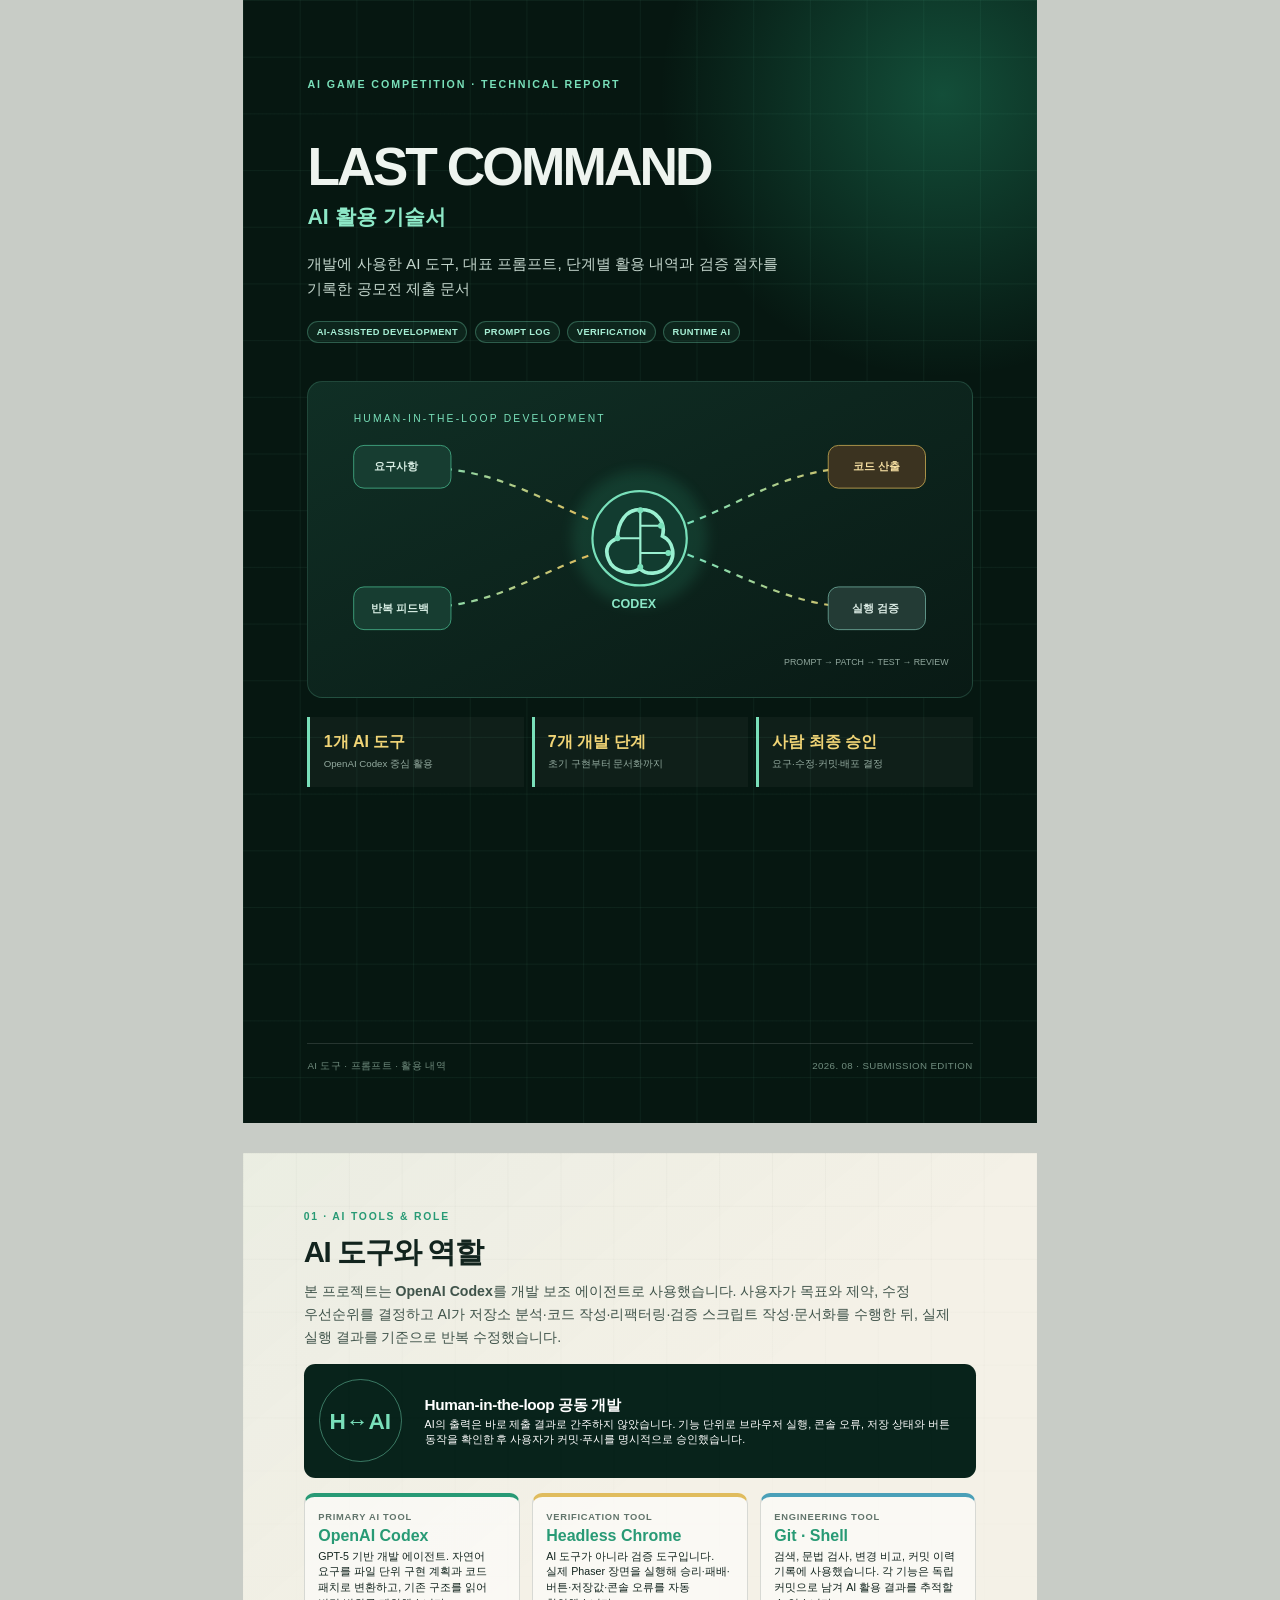
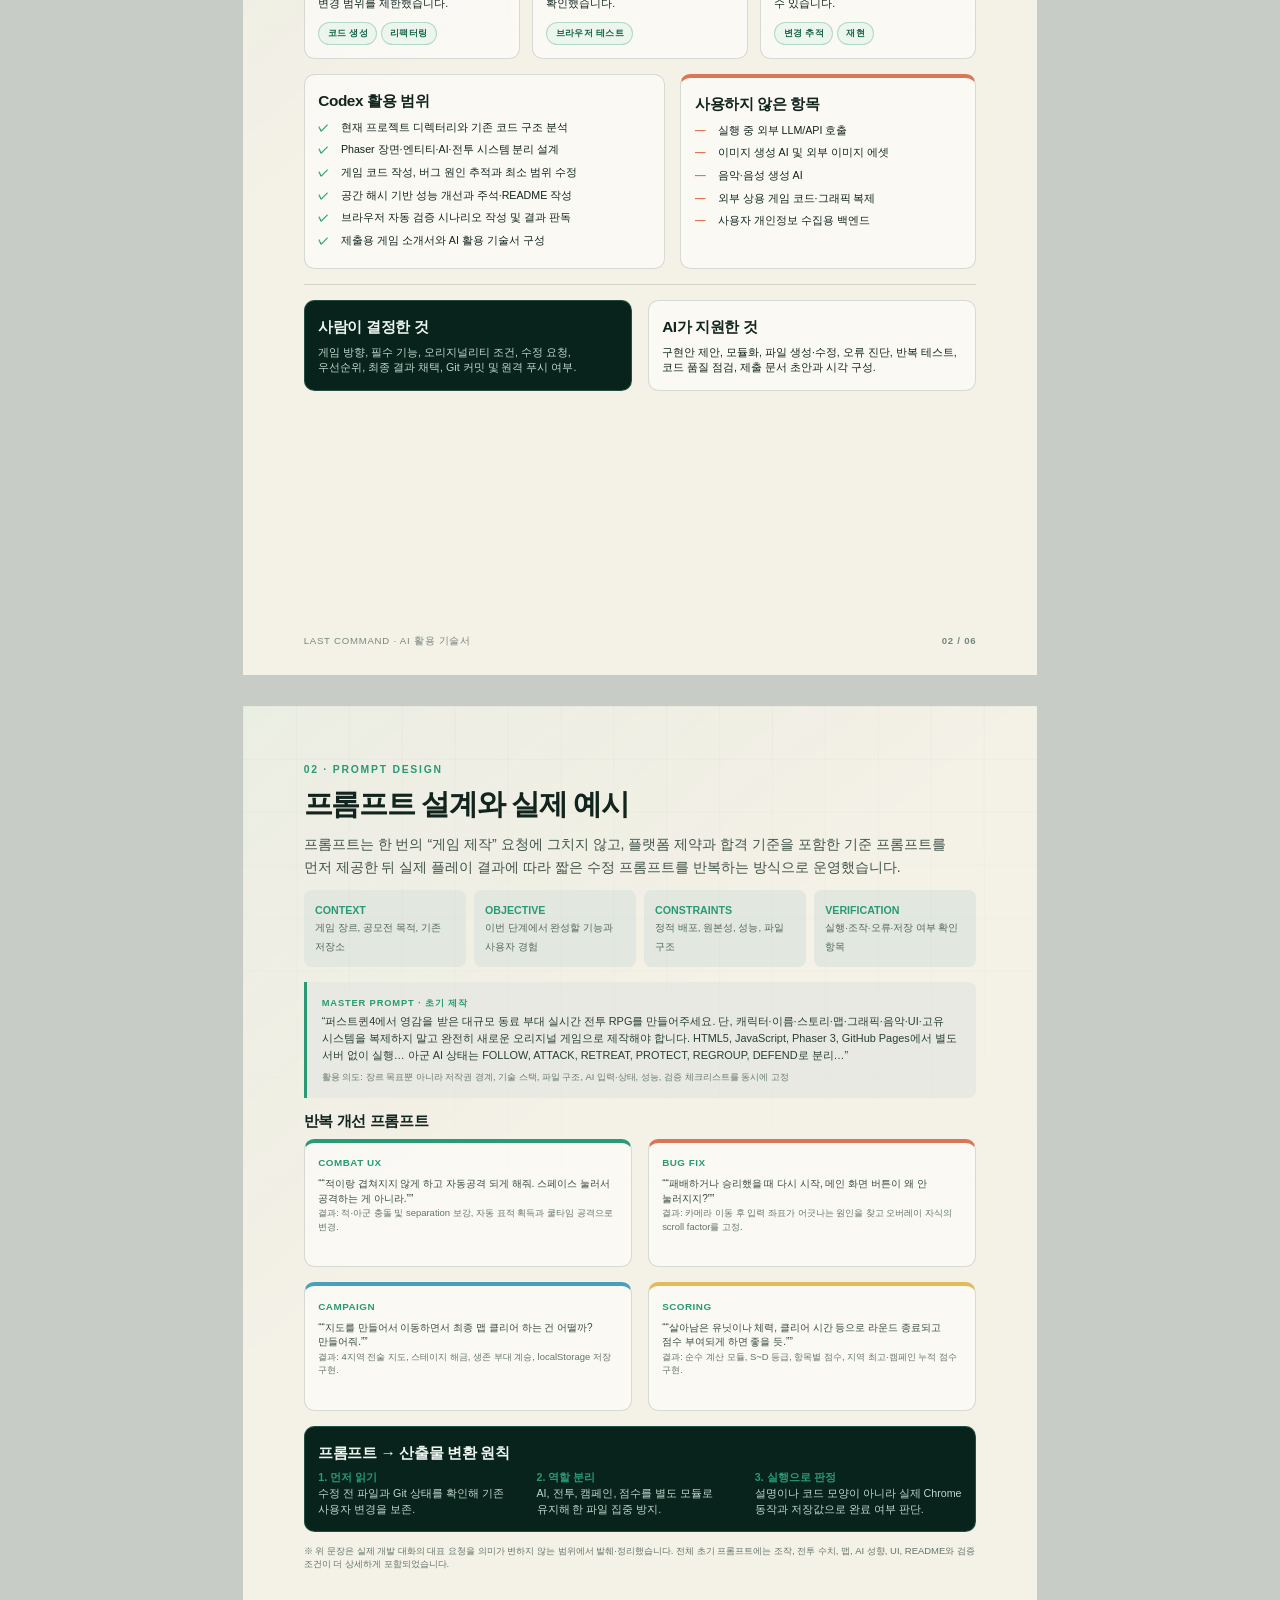
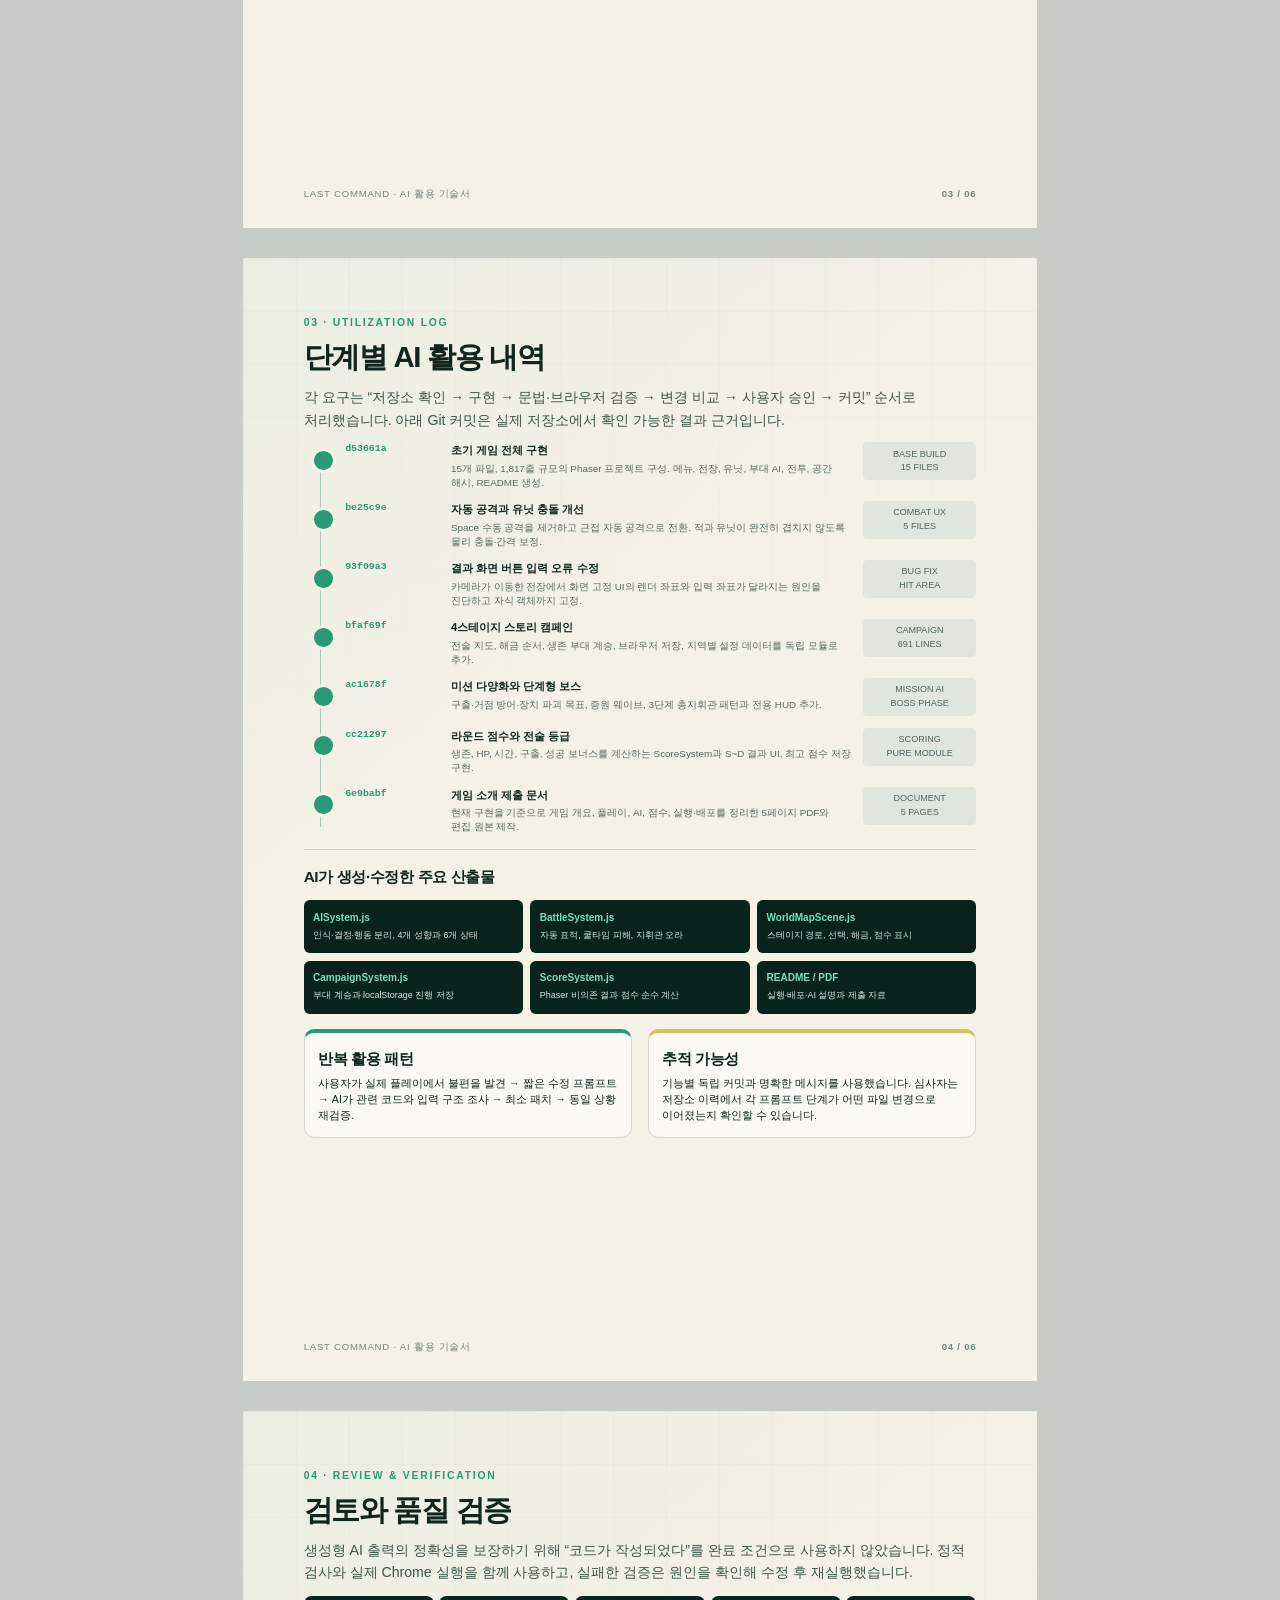
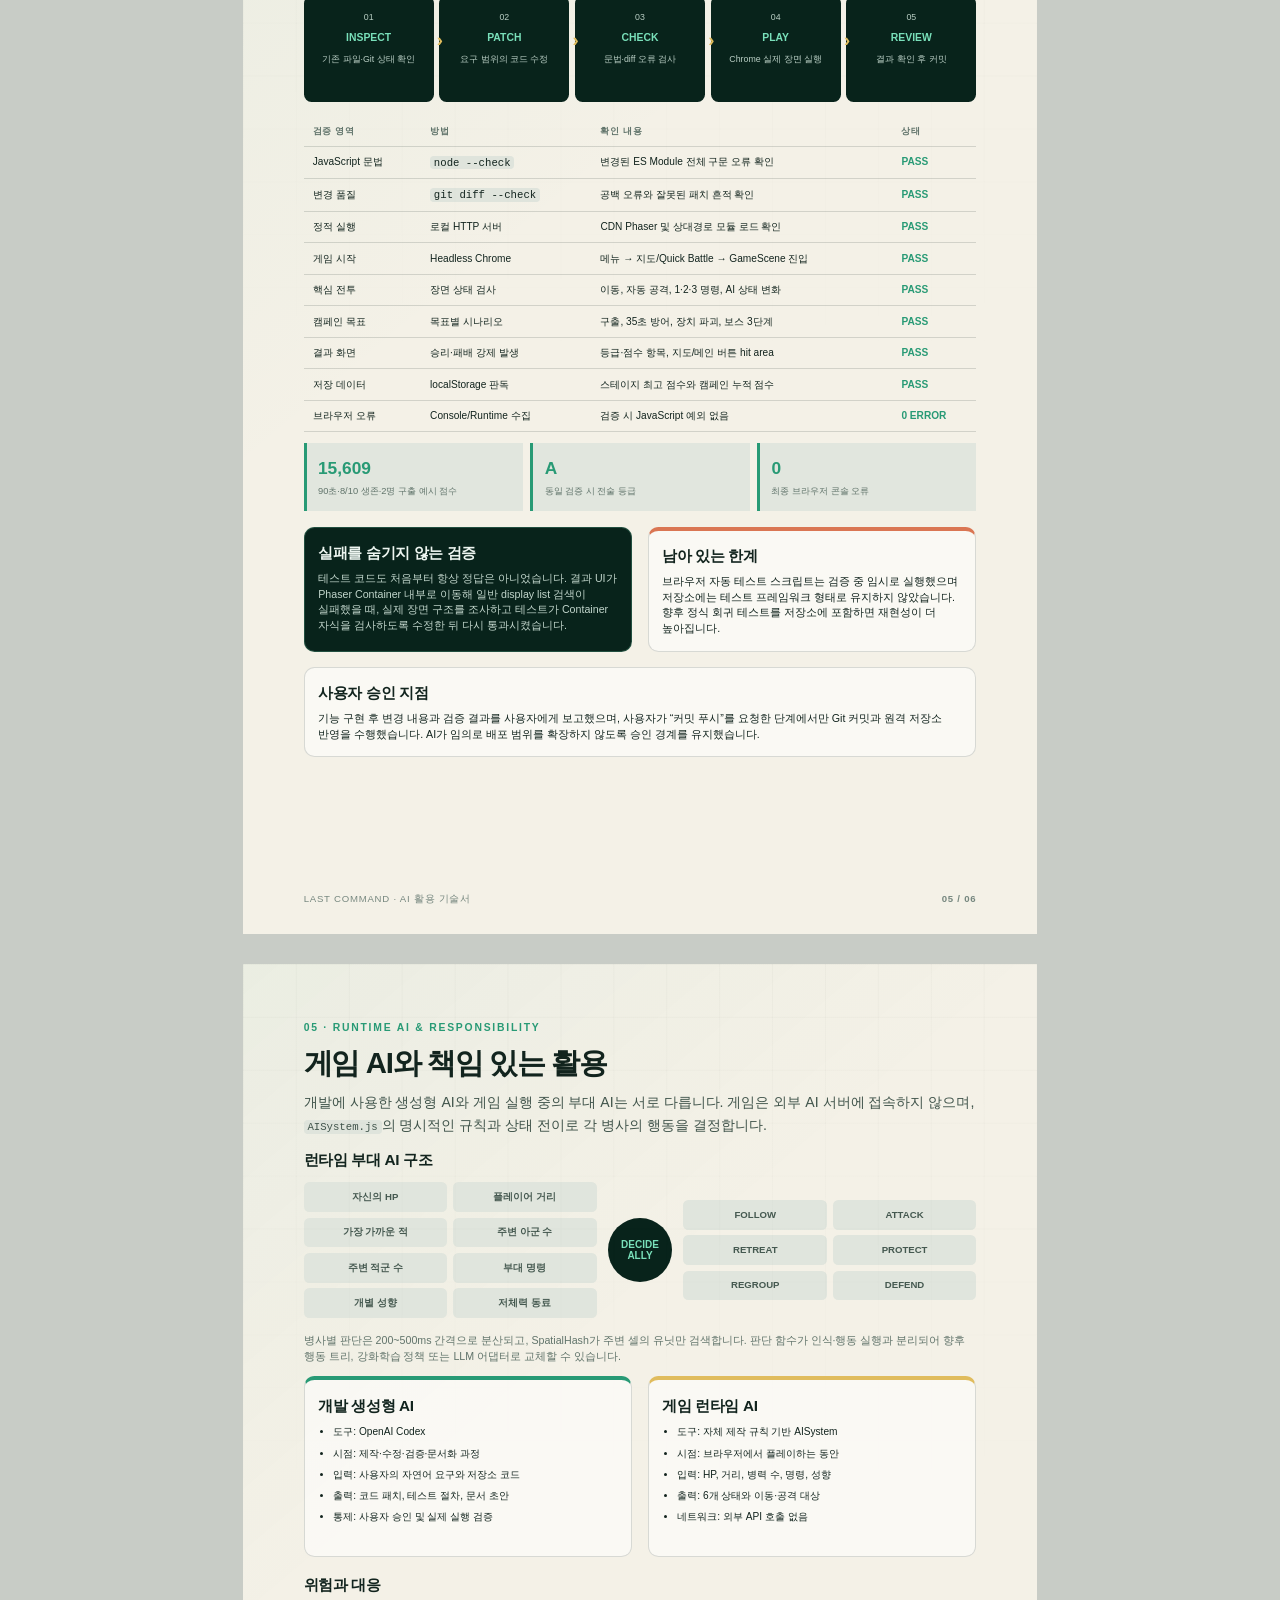
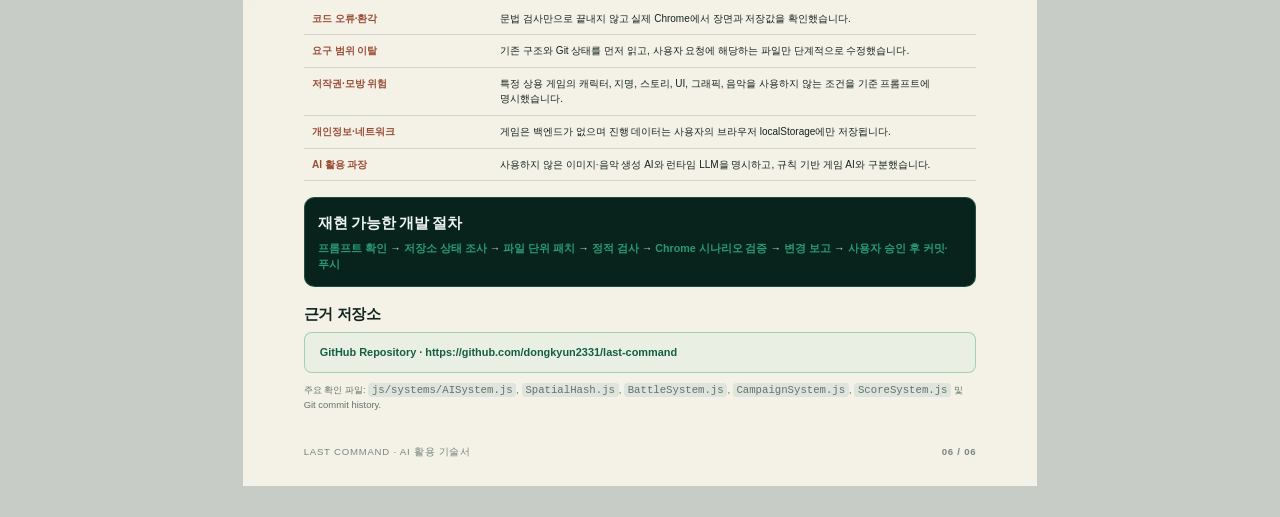
<file: docs/last-command-ai-usage-report.html>
<!doctype html>
<html lang="ko">
<head>
  <meta charset="utf-8" />
  <meta name="viewport" content="width=device-width, initial-scale=1" />
  <title>LAST COMMAND — AI 활용 기술서</title>
  <style>
    :root {
      --ink: #12241e;
      --paper: #f4f1e7;
      --green: #289a75;
      --deep: #08231b;
      --deep-2: #10372b;
      --mint: #79e0ba;
      --gold: #e0bc5d;
      --orange: #da7653;
      --blue: #4aa0b8;
      --muted: #61746b;
      --line: rgba(18, 36, 30, 0.15);
    }

    * { box-sizing: border-box; }
    html, body { margin: 0; padding: 0; background: #c8ccc6; }
    body {
      color: var(--ink);
      font-family: -apple-system, BlinkMacSystemFont, "Apple SD Gothic Neo", "Noto Sans KR", "Malgun Gothic", sans-serif;
      font-size: 9.4pt;
      line-height: 1.52;
      word-break: keep-all;
    }
    @page { size: A4 portrait; margin: 0; }
    .page {
      position: relative;
      width: 210mm;
      height: 297mm;
      margin: 0 auto 8mm;
      padding: 15mm 16mm 14mm;
      overflow: hidden;
      page-break-after: always;
      background:
        linear-gradient(140deg, rgba(40,154,117,.045), transparent 38%),
        var(--paper);
    }
    .page:last-child { page-break-after: auto; }
    .page::before {
      content: "";
      position: absolute;
      inset: 0;
      pointer-events: none;
      background-image:
        linear-gradient(rgba(18,36,30,.024) 1px, transparent 1px),
        linear-gradient(90deg, rgba(18,36,30,.024) 1px, transparent 1px);
      background-size: 14mm 14mm;
      mask-image: linear-gradient(to bottom, #000, transparent 50%);
    }
    .page-no, .footer-label {
      position: absolute;
      z-index: 5;
      bottom: 7mm;
      color: #76877f;
      font-size: 7.2pt;
      letter-spacing: .08em;
    }
    .page-no { right: 16mm; font-weight: 800; }
    .footer-label { left: 16mm; }

    h1, h2, h3, p { margin-top: 0; }
    h2 { margin-bottom: 3mm; font-size: 22pt; line-height: 1.17; letter-spacing: -.045em; }
    h3 { margin-bottom: 1.7mm; font-size: 11.5pt; letter-spacing: -.025em; }
    p { margin-bottom: 2.8mm; }
    strong { font-weight: 800; }
    code {
      padding: .25mm 1mm;
      border-radius: 1mm;
      background: #dfe4dc;
      font-family: "SFMono-Regular", Consolas, monospace;
      font-size: 8pt;
    }
    .kicker {
      position: relative;
      z-index: 2;
      margin-bottom: 2.5mm;
      color: var(--green);
      font-size: 7.8pt;
      font-weight: 900;
      letter-spacing: .17em;
    }
    .lead { color: #40544b; font-size: 10.6pt; line-height: 1.62; }
    .small { font-size: 8pt; line-height: 1.48; }
    .tiny { font-size: 7.1pt; line-height: 1.43; }
    .muted { color: var(--muted); }
    .accent { color: var(--green); }
    .gold-text { color: #a87d19; }
    .no-margin { margin: 0; }
    .divider { height: 1px; margin: 4mm 0; background: var(--line); }
    .grid-2 { display: grid; grid-template-columns: 1fr 1fr; gap: 4mm; }
    .grid-3 { display: grid; grid-template-columns: repeat(3, 1fr); gap: 3mm; }
    .grid-4 { display: grid; grid-template-columns: repeat(4, 1fr); gap: 2.5mm; }
    .card {
      position: relative;
      z-index: 2;
      padding: 3.6mm;
      border: 1px solid var(--line);
      border-radius: 2.8mm;
      background: rgba(255,255,255,.55);
    }
    .card.dark { border-color: rgba(121,224,186,.23); background: var(--deep); color: #edf5f0; }
    .card.dark p, .card.dark li { color: #c2d6cc; }
    .card.green { border-top: 1.2mm solid var(--green); }
    .card.gold { border-top: 1.2mm solid var(--gold); }
    .card.blue { border-top: 1.2mm solid var(--blue); }
    .card.orange { border-top: 1.2mm solid var(--orange); }
    .tag {
      display: inline-flex;
      align-items: center;
      min-height: 5.5mm;
      padding: .8mm 2.2mm;
      border: 1px solid rgba(40,154,117,.3);
      border-radius: 10mm;
      background: rgba(121,224,186,.1);
      color: #17664b;
      font-size: 7pt;
      font-weight: 850;
      letter-spacing: .04em;
    }
    .num {
      display: inline-grid;
      place-items: center;
      width: 7mm;
      height: 7mm;
      margin-bottom: 2mm;
      border-radius: 50%;
      background: var(--deep);
      color: var(--mint);
      font-size: 7.6pt;
      font-weight: 900;
    }

    /* Cover */
    .cover { padding: 0; background: #061711; color: #eef4ef; }
    .cover::before {
      background-image:
        linear-gradient(rgba(121,224,186,.06) 1px, transparent 1px),
        linear-gradient(90deg, rgba(121,224,186,.06) 1px, transparent 1px);
      background-size: 15mm 15mm;
      mask-image: none;
    }
    .cover-inner { position: relative; z-index: 2; height: 100%; padding: 20mm 17mm 15mm; }
    .cover-glow {
      position: absolute;
      top: -55mm;
      right: -55mm;
      width: 160mm;
      height: 160mm;
      border-radius: 50%;
      background: radial-gradient(circle, rgba(49,205,149,.3), transparent 66%);
    }
    .cover .eyebrow { color: var(--mint); font-size: 8pt; font-weight: 900; letter-spacing: .18em; }
    .cover h1 { margin: 13mm 0 2mm; font-size: 40pt; line-height: .98; letter-spacing: -.055em; }
    .cover .sub { color: #8de8c7; font-size: 16pt; font-weight: 750; }
    .cover .desc { width: 135mm; margin-top: 5mm; color: #c4d6cd; font-size: 11.5pt; line-height: 1.62; }
    .cover-tags { display: flex; gap: 2mm; margin-top: 5mm; }
    .cover .tag { border-color: rgba(121,224,186,.3); background: rgba(121,224,186,.07); color: #a7efd5; }
    .ai-map {
      position: relative;
      height: 84mm;
      margin-top: 10mm;
      border: 1px solid rgba(121,224,186,.18);
      border-radius: 4mm;
      overflow: hidden;
      background: linear-gradient(155deg, #102f25, #091a15);
    }
    .ai-map svg { display: block; width: 100%; height: 100%; }
    .cover-summary {
      display: grid;
      grid-template-columns: repeat(3, 1fr);
      gap: 2mm;
      margin-top: 5mm;
    }
    .cover-item { padding: 3.5mm; border-left: .8mm solid var(--mint); background: rgba(255,255,255,.035); }
    .cover-item b { display: block; color: #f0d476; font-size: 12pt; }
    .cover-item span { color: #93aa9f; font-size: 7.3pt; }
    .cover-meta {
      position: absolute;
      left: 17mm;
      right: 17mm;
      bottom: 13mm;
      display: flex;
      justify-content: space-between;
      padding-top: 4mm;
      border-top: 1px solid rgba(255,255,255,.13);
      color: #708c7e;
      font-size: 7.3pt;
      letter-spacing: .04em;
    }

    /* Tools */
    .role-banner {
      display: grid;
      grid-template-columns: 24mm 1fr;
      gap: 4mm;
      align-items: center;
      margin: 4mm 0;
      padding: 4mm;
      border-radius: 3mm;
      background: var(--deep);
      color: white;
    }
    .role-mark {
      display: grid;
      place-items: center;
      width: 22mm;
      height: 22mm;
      border: 1px solid rgba(121,224,186,.45);
      border-radius: 50%;
      color: var(--mint);
      font-size: 17pt;
      font-weight: 900;
    }
    .tool-card { min-height: 41mm; }
    .tool-name { color: var(--green); font-size: 12pt; font-weight: 900; }
    .tool-kind { color: var(--muted); font-size: 7pt; font-weight: 800; letter-spacing: .08em; }
    .used-not-used {
      display: grid;
      grid-template-columns: 1.1fr .9fr;
      gap: 4mm;
      margin-top: 4mm;
    }
    .check-list { margin: 0; padding: 0; list-style: none; }
    .check-list li { position: relative; margin-bottom: 1.7mm; padding-left: 6mm; font-size: 8pt; }
    .check-list li::before { content: "✓"; position: absolute; left: 0; color: var(--green); font-weight: 900; }
    .no-list li::before { content: "—"; color: var(--orange); }

    /* Prompt */
    .prompt-framework {
      display: grid;
      grid-template-columns: repeat(4, 1fr);
      gap: 2mm;
      margin: 3mm 0 4mm;
    }
    .framework-item { padding: 3mm; border-radius: 2mm; background: #e2e7df; }
    .framework-item b { display: block; color: var(--green); font-size: 8pt; }
    .framework-item span { color: #53675e; font-size: 7.2pt; }
    .prompt-box {
      margin-bottom: 3mm;
      padding: 3.5mm 4mm;
      border-left: 1mm solid var(--green);
      border-radius: 0 2mm 2mm 0;
      background: #e7e9e2;
    }
    .prompt-box .label { margin-bottom: 1mm; color: var(--green); font-size: 7pt; font-weight: 900; letter-spacing: .09em; }
    .prompt-box blockquote { margin: 0; color: #293f36; font-size: 8.2pt; line-height: 1.55; }
    .prompt-box .intent { margin-top: 1.6mm; color: #697a72; font-size: 7pt; }
    .prompt-mini { min-height: 34mm; }
    .prompt-mini b { display: block; margin-bottom: 1.5mm; color: var(--green); font-size: 7.4pt; letter-spacing: .05em; }
    .prompt-mini q { display: block; color: #354940; font-size: 7.5pt; line-height: 1.45; }

    /* Timeline */
    .timeline { position: relative; margin: 2mm 0 0 2mm; padding-left: 9mm; }
    .timeline::before { content: ""; position: absolute; top: 2mm; bottom: 2mm; left: 2.4mm; width: 1px; background: #a8c7b9; }
    .event { position: relative; display: grid; grid-template-columns: 25mm 1fr 30mm; gap: 3mm; align-items: start; margin-bottom: 3mm; }
    .event::before {
      content: "";
      position: absolute;
      left: -9mm;
      top: 1.5mm;
      width: 5mm;
      height: 5mm;
      border: 1mm solid var(--paper);
      border-radius: 50%;
      background: var(--green);
    }
    .hash { color: var(--green); font-family: "SFMono-Regular", Consolas, monospace; font-size: 7.4pt; font-weight: 900; }
    .event-title { margin-bottom: .7mm; font-size: 8.4pt; font-weight: 850; }
    .event-desc { color: #566961; font-size: 7.4pt; line-height: 1.42; }
    .evidence { padding: 1.4mm; border-radius: 1.2mm; background: #e0e5dd; color: #51645c; font-size: 6.8pt; text-align: center; }
    .artifact-grid { display: grid; grid-template-columns: repeat(3, 1fr); gap: 2mm; margin-top: 3mm; }
    .artifact { padding: 2.5mm; border-radius: 1.5mm; background: var(--deep); color: #dbe8e2; }
    .artifact b { display: block; color: var(--mint); font-size: 7.5pt; }
    .artifact span { font-size: 6.7pt; }

    /* Verification */
    .workflow {
      display: grid;
      grid-template-columns: repeat(5, 1fr);
      gap: 1.5mm;
      margin: 3mm 0 4mm;
    }
    .workflow-step { position: relative; min-height: 28mm; padding: 3mm 2mm; border-radius: 2mm; background: var(--deep); color: white; text-align: center; }
    .workflow-step:not(:last-child)::after { content: "›"; position: absolute; right: -2.5mm; top: 8mm; z-index: 3; color: var(--gold); font-size: 14pt; font-weight: 900; }
    .workflow-step b { display: block; margin: 1mm 0; color: var(--mint); font-size: 7.8pt; }
    .workflow-step span { color: #b9cec4; font-size: 6.6pt; }
    .test-table { width: 100%; border-collapse: collapse; }
    .test-table th, .test-table td { padding: 2mm 2.4mm; border-bottom: 1px solid var(--line); text-align: left; vertical-align: top; }
    .test-table th { color: var(--muted); font-size: 7pt; letter-spacing: .07em; }
    .test-table td { font-size: 7.6pt; }
    .status { color: var(--green); font-size: 7pt; font-weight: 900; }
    .metric-row { display: grid; grid-template-columns: repeat(3, 1fr); gap: 2mm; margin-top: 3mm; }
    .metric { padding: 3mm; border-left: .8mm solid var(--green); background: #e1e6de; }
    .metric b { display: block; color: var(--green); font-size: 13pt; }
    .metric span { color: var(--muted); font-size: 7pt; }

    /* Runtime AI */
    .pipeline {
      display: grid;
      grid-template-columns: 1fr 17mm 1fr;
      gap: 3mm;
      align-items: center;
      margin: 3mm 0 4mm;
    }
    .pill-grid { display: grid; grid-template-columns: repeat(2, 1fr); gap: 1.5mm; }
    .pill { padding: 2mm; border-radius: 1.4mm; background: #e0e5dd; color: #455950; font-size: 7.2pt; font-weight: 750; text-align: center; }
    .core { display: grid; place-items: center; width: 17mm; height: 17mm; border-radius: 50%; background: var(--deep); color: var(--mint); font-size: 7.5pt; font-weight: 900; line-height: 1.1; text-align: center; }
    .boundary {
      display: grid;
      grid-template-columns: 1fr 1fr;
      gap: 4mm;
      margin-top: 3mm;
    }
    .boundary-card { min-height: 48mm; }
    .boundary-card ul { margin: 2mm 0 0; padding-left: 4mm; }
    .boundary-card li { margin-bottom: 1.5mm; font-size: 7.6pt; }
    .risk-table { width: 100%; border-collapse: collapse; }
    .risk-table td { padding: 2.2mm; border-bottom: 1px solid var(--line); font-size: 7.5pt; vertical-align: top; }
    .risk-table td:first-child { width: 28%; color: #9a4d36; font-weight: 850; }
    .repo { padding: 3mm 4mm; border: 1px solid rgba(40,154,117,.36); border-radius: 2mm; background: rgba(121,224,186,.09); color: #155d45; font-size: 8.2pt; font-weight: 850; }

    @media print { html, body { background: transparent; } .page { margin: 0; } }
  </style>
</head>
<body>
  <section class="page cover">
    <div class="cover-glow"></div>
    <div class="cover-inner">
      <div class="eyebrow">AI GAME COMPETITION · TECHNICAL REPORT</div>
      <h1>LAST COMMAND</h1>
      <div class="sub">AI 활용 기술서</div>
      <p class="desc">개발에 사용한 AI 도구, 대표 프롬프트, 단계별 활용 내역과 검증 절차를 기록한 공모전 제출 문서</p>
      <div class="cover-tags">
        <span class="tag">AI-ASSISTED DEVELOPMENT</span>
        <span class="tag">PROMPT LOG</span>
        <span class="tag">VERIFICATION</span>
        <span class="tag">RUNTIME AI</span>
      </div>

      <div class="ai-map" aria-label="사람의 요구가 AI 개발 도구를 거쳐 코드와 검증 결과로 연결되는 도식">
        <svg viewBox="0 0 900 400" role="img">
          <defs>
            <filter id="soft"><feGaussianBlur stdDeviation="9" /></filter>
            <linearGradient id="flow" x1="0" x2="1"><stop stop-color="#78e0ba"/><stop offset="1" stop-color="#e0bc5d"/></linearGradient>
          </defs>
          <circle cx="450" cy="198" r="92" fill="#3fd19c" opacity=".13" filter="url(#soft)" />
          <circle cx="450" cy="198" r="64" fill="#123c30" stroke="#78e0ba" stroke-width="3" />
          <path d="M420 198c0-22 12-39 31-39c22 0 35 17 30 36c15 7 19 28 7 41c-11 12-29 12-38 3c-13 10-36 4-42-12c-6-14-1-24 12-29z" fill="none" stroke="#9af0d1" stroke-width="5"/>
          <path d="M451 160v77M420 198h31M452 181h27M451 218h38" stroke="#9af0d1" stroke-width="3"/>
          <g fill="#78e0ba">
            <circle cx="451" cy="160" r="4"/><circle cx="420" cy="198" r="4"/><circle cx="479" cy="181" r="4"/><circle cx="489" cy="218" r="4"/><circle cx="451" cy="237" r="4"/>
          </g>
          <text x="412" y="292" fill="#8ce8c8" font-size="17" font-weight="800">CODEX</text>
          <g stroke="url(#flow)" stroke-width="3" fill="none" stroke-dasharray="9 9">
            <path d="M150 102 C250 102 310 142 385 174"/><path d="M150 292 C250 292 305 248 385 220"/>
            <path d="M515 178 C600 145 654 102 753 102"/><path d="M515 220 C602 254 663 292 753 292"/>
          </g>
          <g font-size="15" font-weight="800">
            <rect x="62" y="72" width="132" height="58" rx="14" fill="#173d31" stroke="#4cbf94"/><text x="90" y="106" fill="#d8eee4">요구사항</text>
            <rect x="62" y="264" width="132" height="58" rx="14" fill="#173d31" stroke="#4cbf94"/><text x="86" y="298" fill="#d8eee4">반복 피드백</text>
            <rect x="706" y="72" width="132" height="58" rx="14" fill="#3b3320" stroke="#d9b758"/><text x="739" y="106" fill="#f3dda0">코드 산출</text>
            <rect x="706" y="264" width="132" height="58" rx="14" fill="#233b35" stroke="#79b9aa"/><text x="738" y="298" fill="#d9e9e2">실행 검증</text>
          </g>
          <text x="62" y="40" fill="#79e0ba" font-size="14" letter-spacing="3">HUMAN-IN-THE-LOOP DEVELOPMENT</text>
          <text x="646" y="370" fill="#90a79d" font-size="12">PROMPT → PATCH → TEST → REVIEW</text>
        </svg>
      </div>

      <div class="cover-summary">
        <div class="cover-item"><b>1개 AI 도구</b><span>OpenAI Codex 중심 활용</span></div>
        <div class="cover-item"><b>7개 개발 단계</b><span>초기 구현부터 문서화까지</span></div>
        <div class="cover-item"><b>사람 최종 승인</b><span>요구·수정·커밋·배포 결정</span></div>
      </div>

      <div class="cover-meta"><span>AI 도구 · 프롬프트 · 활용 내역</span><span>2026. 08 · SUBMISSION EDITION</span></div>
    </div>
  </section>

  <section class="page">
    <div class="kicker">01 · AI TOOLS &amp; ROLE</div>
    <h2>AI 도구와 역할</h2>
    <p class="lead">본 프로젝트는 <strong>OpenAI Codex</strong>를 개발 보조 에이전트로 사용했습니다. 사용자가 목표와 제약, 수정 우선순위를 결정하고 AI가 저장소 분석·코드 작성·리팩터링·검증 스크립트 작성·문서화를 수행한 뒤, 실제 실행 결과를 기준으로 반복 수정했습니다.</p>

    <div class="role-banner">
      <div class="role-mark">H↔AI</div>
      <div>
        <h3 class="no-margin">Human-in-the-loop 공동 개발</h3>
        <p class="small no-margin">AI의 출력은 바로 제출 결과로 간주하지 않았습니다. 기능 단위로 브라우저 실행, 콘솔 오류, 저장 상태와 버튼 동작을 확인한 후 사용자가 커밋·푸시를 명시적으로 승인했습니다.</p>
      </div>
    </div>

    <div class="grid-3">
      <div class="card tool-card green">
        <div class="tool-kind">PRIMARY AI TOOL</div>
        <div class="tool-name">OpenAI Codex</div>
        <p class="small">GPT-5 기반 개발 에이전트. 자연어 요구를 파일 단위 구현 계획과 코드 패치로 변환하고, 기존 구조를 읽어 변경 범위를 제한했습니다.</p>
        <span class="tag">코드 생성</span> <span class="tag">리팩터링</span>
      </div>
      <div class="card tool-card gold">
        <div class="tool-kind">VERIFICATION TOOL</div>
        <div class="tool-name">Headless Chrome</div>
        <p class="small">AI 도구가 아니라 검증 도구입니다. 실제 Phaser 장면을 실행해 승리·패배·버튼·저장값·콘솔 오류를 자동 확인했습니다.</p>
        <span class="tag">브라우저 테스트</span>
      </div>
      <div class="card tool-card blue">
        <div class="tool-kind">ENGINEERING TOOL</div>
        <div class="tool-name">Git · Shell</div>
        <p class="small">검색, 문법 검사, 변경 비교, 커밋 이력 기록에 사용했습니다. 각 기능은 독립 커밋으로 남겨 AI 활용 결과를 추적할 수 있습니다.</p>
        <span class="tag">변경 추적</span> <span class="tag">재현</span>
      </div>
    </div>

    <div class="used-not-used">
      <div class="card">
        <h3>Codex 활용 범위</h3>
        <ul class="check-list">
          <li>현재 프로젝트 디렉터리와 기존 코드 구조 분석</li>
          <li>Phaser 장면·엔티티·AI·전투 시스템 분리 설계</li>
          <li>게임 코드 작성, 버그 원인 추적과 최소 범위 수정</li>
          <li>공간 해시 기반 성능 개선과 주석·README 작성</li>
          <li>브라우저 자동 검증 시나리오 작성 및 결과 판독</li>
          <li>제출용 게임 소개서와 AI 활용 기술서 구성</li>
        </ul>
      </div>
      <div class="card orange">
        <h3>사용하지 않은 항목</h3>
        <ul class="check-list no-list">
          <li>실행 중 외부 LLM/API 호출</li>
          <li>이미지 생성 AI 및 외부 이미지 에셋</li>
          <li>음악·음성 생성 AI</li>
          <li>외부 상용 게임 코드·그래픽 복제</li>
          <li>사용자 개인정보 수집용 백엔드</li>
        </ul>
      </div>
    </div>

    <div class="divider"></div>
    <div class="grid-2">
      <div class="card dark">
        <h3>사람이 결정한 것</h3>
        <p class="small no-margin">게임 방향, 필수 기능, 오리지널리티 조건, 수정 요청, 우선순위, 최종 결과 채택, Git 커밋 및 원격 푸시 여부.</p>
      </div>
      <div class="card">
        <h3>AI가 지원한 것</h3>
        <p class="small no-margin">구현안 제안, 모듈화, 파일 생성·수정, 오류 진단, 반복 테스트, 코드 품질 점검, 제출 문서 초안과 시각 구성.</p>
      </div>
    </div>

    <span class="footer-label">LAST COMMAND · AI 활용 기술서</span><span class="page-no">02 / 06</span>
  </section>

  <section class="page">
    <div class="kicker">02 · PROMPT DESIGN</div>
    <h2>프롬프트 설계와 실제 예시</h2>
    <p class="lead">프롬프트는 한 번의 “게임 제작” 요청에 그치지 않고, 플랫폼 제약과 합격 기준을 포함한 기준 프롬프트를 먼저 제공한 뒤 실제 플레이 결과에 따라 짧은 수정 프롬프트를 반복하는 방식으로 운영했습니다.</p>

    <div class="prompt-framework">
      <div class="framework-item"><b>CONTEXT</b><span>게임 장르, 공모전 목적, 기존 저장소</span></div>
      <div class="framework-item"><b>OBJECTIVE</b><span>이번 단계에서 완성할 기능과 사용자 경험</span></div>
      <div class="framework-item"><b>CONSTRAINTS</b><span>정적 배포, 원본성, 성능, 파일 구조</span></div>
      <div class="framework-item"><b>VERIFICATION</b><span>실행·조작·오류·저장 여부 확인 항목</span></div>
    </div>

    <div class="prompt-box">
      <div class="label">MASTER PROMPT · 초기 제작</div>
      <blockquote>“퍼스트퀸4에서 영감을 받은 대규모 동료 부대 실시간 전투 RPG를 만들어주세요. 단, 캐릭터·이름·스토리·맵·그래픽·음악·UI·고유 시스템을 복제하지 말고 완전히 새로운 오리지널 게임으로 제작해야 합니다. HTML5, JavaScript, Phaser 3, GitHub Pages에서 별도 서버 없이 실행… 아군 AI 상태는 FOLLOW, ATTACK, RETREAT, PROTECT, REGROUP, DEFEND로 분리…”</blockquote>
      <div class="intent">활용 의도: 장르 목표뿐 아니라 저작권 경계, 기술 스택, 파일 구조, AI 입력·상태, 성능, 검증 체크리스트를 동시에 고정</div>
    </div>

    <h3>반복 개선 프롬프트</h3>
    <div class="grid-2">
      <div class="card prompt-mini green">
        <b>COMBAT UX</b>
        <q>“적이랑 겹쳐지지 않게 하고 자동공격 되게 해줘. 스페이스 눌러서 공격하는 게 아니라.”</q>
        <p class="tiny muted no-margin">결과: 적·아군 충돌 및 separation 보강, 자동 표적 획득과 쿨타임 공격으로 변경.</p>
      </div>
      <div class="card prompt-mini orange">
        <b>BUG FIX</b>
        <q>“패배하거나 승리했을 때 다시 시작, 메인 화면 버튼이 왜 안 눌러지지?”</q>
        <p class="tiny muted no-margin">결과: 카메라 이동 후 입력 좌표가 어긋나는 원인을 찾고 오버레이 자식의 scroll factor를 고정.</p>
      </div>
      <div class="card prompt-mini blue">
        <b>CAMPAIGN</b>
        <q>“지도를 만들어서 이동하면서 최종 맵 클리어 하는 건 어떨까? 만들어줘.”</q>
        <p class="tiny muted no-margin">결과: 4지역 전술 지도, 스테이지 해금, 생존 부대 계승, localStorage 저장 구현.</p>
      </div>
      <div class="card prompt-mini gold">
        <b>SCORING</b>
        <q>“살아남은 유닛이나 체력, 클리어 시간 등으로 라운드 종료되고 점수 부여되게 하면 좋을 듯.”</q>
        <p class="tiny muted no-margin">결과: 순수 계산 모듈, S~D 등급, 항목별 점수, 지역 최고·캠페인 누적 점수 구현.</p>
      </div>
    </div>

    <div class="card dark" style="margin-top:4mm;">
      <h3>프롬프트 → 산출물 변환 원칙</h3>
      <div class="grid-3">
        <p class="small no-margin"><strong class="accent">1. 먼저 읽기</strong><br />수정 전 파일과 Git 상태를 확인해 기존 사용자 변경을 보존.</p>
        <p class="small no-margin"><strong class="accent">2. 역할 분리</strong><br />AI, 전투, 캠페인, 점수를 별도 모듈로 유지해 한 파일 집중 방지.</p>
        <p class="small no-margin"><strong class="accent">3. 실행으로 판정</strong><br />설명이나 코드 모양이 아니라 실제 Chrome 동작과 저장값으로 완료 여부 판단.</p>
      </div>
    </div>

    <p class="tiny muted" style="margin-top:3mm;">※ 위 문장은 실제 개발 대화의 대표 요청을 의미가 변하지 않는 범위에서 발췌·정리했습니다. 전체 초기 프롬프트에는 조작, 전투 수치, 맵, AI 성향, UI, README와 검증 조건이 더 상세하게 포함되었습니다.</p>

    <span class="footer-label">LAST COMMAND · AI 활용 기술서</span><span class="page-no">03 / 06</span>
  </section>

  <section class="page">
    <div class="kicker">03 · UTILIZATION LOG</div>
    <h2>단계별 AI 활용 내역</h2>
    <p class="lead">각 요구는 “저장소 확인 → 구현 → 문법·브라우저 검증 → 변경 비교 → 사용자 승인 → 커밋” 순서로 처리했습니다. 아래 Git 커밋은 실제 저장소에서 확인 가능한 결과 근거입니다.</p>

    <div class="timeline">
      <div class="event">
        <div class="hash">d53661a</div>
        <div><div class="event-title">초기 게임 전체 구현</div><div class="event-desc">15개 파일, 1,817줄 규모의 Phaser 프로젝트 구성. 메뉴, 전장, 유닛, 부대 AI, 전투, 공간 해시, README 생성.</div></div>
        <div class="evidence">BASE BUILD<br />15 FILES</div>
      </div>
      <div class="event">
        <div class="hash">be25c9e</div>
        <div><div class="event-title">자동 공격과 유닛 충돌 개선</div><div class="event-desc">Space 수동 공격을 제거하고 근접 자동 공격으로 전환. 적과 유닛이 완전히 겹치지 않도록 물리 충돌·간격 보정.</div></div>
        <div class="evidence">COMBAT UX<br />5 FILES</div>
      </div>
      <div class="event">
        <div class="hash">93f09a3</div>
        <div><div class="event-title">결과 화면 버튼 입력 오류 수정</div><div class="event-desc">카메라가 이동한 전장에서 화면 고정 UI의 렌더 좌표와 입력 좌표가 달라지는 원인을 진단하고 자식 객체까지 고정.</div></div>
        <div class="evidence">BUG FIX<br />HIT AREA</div>
      </div>
      <div class="event">
        <div class="hash">bfaf69f</div>
        <div><div class="event-title">4스테이지 스토리 캠페인</div><div class="event-desc">전술 지도, 해금 순서, 생존 부대 계승, 브라우저 저장, 지역별 설정 데이터를 독립 모듈로 추가.</div></div>
        <div class="evidence">CAMPAIGN<br />691 LINES</div>
      </div>
      <div class="event">
        <div class="hash">ac1678f</div>
        <div><div class="event-title">미션 다양화와 단계형 보스</div><div class="event-desc">구출·거점 방어·장치 파괴 목표, 증원 웨이브, 3단계 총지휘관 패턴과 전용 HUD 추가.</div></div>
        <div class="evidence">MISSION AI<br />BOSS PHASE</div>
      </div>
      <div class="event">
        <div class="hash">cc21297</div>
        <div><div class="event-title">라운드 점수와 전술 등급</div><div class="event-desc">생존, HP, 시간, 구출, 성공 보너스를 계산하는 ScoreSystem과 S~D 결과 UI, 최고 점수 저장 구현.</div></div>
        <div class="evidence">SCORING<br />PURE MODULE</div>
      </div>
      <div class="event">
        <div class="hash">6e9babf</div>
        <div><div class="event-title">게임 소개 제출 문서</div><div class="event-desc">현재 구현을 기준으로 게임 개요, 플레이, AI, 점수, 실행·배포를 정리한 5페이지 PDF와 편집 원본 제작.</div></div>
        <div class="evidence">DOCUMENT<br />5 PAGES</div>
      </div>
    </div>

    <div class="divider"></div>
    <h3>AI가 생성·수정한 주요 산출물</h3>
    <div class="artifact-grid">
      <div class="artifact"><b>AISystem.js</b><span>인식·결정·행동 분리, 4개 성향과 6개 상태</span></div>
      <div class="artifact"><b>BattleSystem.js</b><span>자동 표적, 쿨타임 피해, 지휘관 오라</span></div>
      <div class="artifact"><b>WorldMapScene.js</b><span>스테이지 경로, 선택, 해금, 점수 표시</span></div>
      <div class="artifact"><b>CampaignSystem.js</b><span>부대 계승과 localStorage 진행 저장</span></div>
      <div class="artifact"><b>ScoreSystem.js</b><span>Phaser 비의존 결과 점수 순수 계산</span></div>
      <div class="artifact"><b>README / PDF</b><span>실행·배포·AI 설명과 제출 자료</span></div>
    </div>

    <div class="grid-2" style="margin-top:4mm;">
      <div class="card green"><h3>반복 활용 패턴</h3><p class="small no-margin">사용자가 실제 플레이에서 불편을 발견 → 짧은 수정 프롬프트 → AI가 관련 코드와 입력 구조 조사 → 최소 패치 → 동일 상황 재검증.</p></div>
      <div class="card gold"><h3>추적 가능성</h3><p class="small no-margin">기능별 독립 커밋과 명확한 메시지를 사용했습니다. 심사자는 저장소 이력에서 각 프롬프트 단계가 어떤 파일 변경으로 이어졌는지 확인할 수 있습니다.</p></div>
    </div>

    <span class="footer-label">LAST COMMAND · AI 활용 기술서</span><span class="page-no">04 / 06</span>
  </section>

  <section class="page">
    <div class="kicker">04 · REVIEW &amp; VERIFICATION</div>
    <h2>검토와 품질 검증</h2>
    <p class="lead">생성형 AI 출력의 정확성을 보장하기 위해 “코드가 작성되었다”를 완료 조건으로 사용하지 않았습니다. 정적 검사와 실제 Chrome 실행을 함께 사용하고, 실패한 검증은 원인을 확인해 수정 후 재실행했습니다.</p>

    <div class="workflow">
      <div class="workflow-step"><span>01</span><b>INSPECT</b><span>기존 파일·Git 상태 확인</span></div>
      <div class="workflow-step"><span>02</span><b>PATCH</b><span>요구 범위의 코드 수정</span></div>
      <div class="workflow-step"><span>03</span><b>CHECK</b><span>문법·diff 오류 검사</span></div>
      <div class="workflow-step"><span>04</span><b>PLAY</b><span>Chrome 실제 장면 실행</span></div>
      <div class="workflow-step"><span>05</span><b>REVIEW</b><span>결과 확인 후 커밋</span></div>
    </div>

    <table class="test-table">
      <thead><tr><th>검증 영역</th><th>방법</th><th>확인 내용</th><th>상태</th></tr></thead>
      <tbody>
        <tr><td>JavaScript 문법</td><td><code>node --check</code></td><td>변경된 ES Module 전체 구문 오류 확인</td><td class="status">PASS</td></tr>
        <tr><td>변경 품질</td><td><code>git diff --check</code></td><td>공백 오류와 잘못된 패치 흔적 확인</td><td class="status">PASS</td></tr>
        <tr><td>정적 실행</td><td>로컬 HTTP 서버</td><td>CDN Phaser 및 상대경로 모듈 로드 확인</td><td class="status">PASS</td></tr>
        <tr><td>게임 시작</td><td>Headless Chrome</td><td>메뉴 → 지도/Quick Battle → GameScene 진입</td><td class="status">PASS</td></tr>
        <tr><td>핵심 전투</td><td>장면 상태 검사</td><td>이동, 자동 공격, 1·2·3 명령, AI 상태 변화</td><td class="status">PASS</td></tr>
        <tr><td>캠페인 목표</td><td>목표별 시나리오</td><td>구출, 35초 방어, 장치 파괴, 보스 3단계</td><td class="status">PASS</td></tr>
        <tr><td>결과 화면</td><td>승리·패배 강제 발생</td><td>등급·점수 항목, 지도/메인 버튼 hit area</td><td class="status">PASS</td></tr>
        <tr><td>저장 데이터</td><td>localStorage 판독</td><td>스테이지 최고 점수와 캠페인 누적 점수</td><td class="status">PASS</td></tr>
        <tr><td>브라우저 오류</td><td>Console/Runtime 수집</td><td>검증 시 JavaScript 예외 없음</td><td class="status">0 ERROR</td></tr>
      </tbody>
    </table>

    <div class="metric-row">
      <div class="metric"><b>15,609</b><span>90초·8/10 생존·2명 구출 예시 점수</span></div>
      <div class="metric"><b>A</b><span>동일 검증 시 전술 등급</span></div>
      <div class="metric"><b>0</b><span>최종 브라우저 콘솔 오류</span></div>
    </div>

    <div class="grid-2" style="margin-top:4mm;">
      <div class="card dark">
        <h3>실패를 숨기지 않는 검증</h3>
        <p class="small no-margin">테스트 코드도 처음부터 항상 정답은 아니었습니다. 결과 UI가 Phaser Container 내부로 이동해 일반 display list 검색이 실패했을 때, 실제 장면 구조를 조사하고 테스트가 Container 자식을 검사하도록 수정한 뒤 다시 통과시켰습니다.</p>
      </div>
      <div class="card orange">
        <h3>남아 있는 한계</h3>
        <p class="small no-margin">브라우저 자동 테스트 스크립트는 검증 중 임시로 실행했으며 저장소에는 테스트 프레임워크 형태로 유지하지 않았습니다. 향후 정식 회귀 테스트를 저장소에 포함하면 재현성이 더 높아집니다.</p>
      </div>
    </div>

    <div class="card" style="margin-top:4mm;">
      <h3>사용자 승인 지점</h3>
      <p class="small no-margin">기능 구현 후 변경 내용과 검증 결과를 사용자에게 보고했으며, 사용자가 “커밋 푸시”를 요청한 단계에서만 Git 커밋과 원격 저장소 반영을 수행했습니다. AI가 임의로 배포 범위를 확장하지 않도록 승인 경계를 유지했습니다.</p>
    </div>

    <span class="footer-label">LAST COMMAND · AI 활용 기술서</span><span class="page-no">05 / 06</span>
  </section>

  <section class="page">
    <div class="kicker">05 · RUNTIME AI &amp; RESPONSIBILITY</div>
    <h2>게임 AI와 책임 있는 활용</h2>
    <p class="lead">개발에 사용한 생성형 AI와 게임 실행 중의 부대 AI는 서로 다릅니다. 게임은 외부 AI 서버에 접속하지 않으며, <code>AISystem.js</code>의 명시적인 규칙과 상태 전이로 각 병사의 행동을 결정합니다.</p>

    <h3>런타임 부대 AI 구조</h3>
    <div class="pipeline">
      <div class="pill-grid">
        <div class="pill">자신의 HP</div><div class="pill">플레이어 거리</div>
        <div class="pill">가장 가까운 적</div><div class="pill">주변 아군 수</div>
        <div class="pill">주변 적군 수</div><div class="pill">부대 명령</div>
        <div class="pill">개별 성향</div><div class="pill">저체력 동료</div>
      </div>
      <div class="core">DECIDE<br />ALLY</div>
      <div class="pill-grid">
        <div class="pill">FOLLOW</div><div class="pill">ATTACK</div>
        <div class="pill">RETREAT</div><div class="pill">PROTECT</div>
        <div class="pill">REGROUP</div><div class="pill">DEFEND</div>
      </div>
    </div>
    <p class="small muted">병사별 판단은 200~500ms 간격으로 분산되고, SpatialHash가 주변 셀의 유닛만 검색합니다. 판단 함수가 인식·행동 실행과 분리되어 향후 행동 트리, 강화학습 정책 또는 LLM 어댑터로 교체할 수 있습니다.</p>

    <div class="boundary">
      <div class="card boundary-card green">
        <h3>개발 생성형 AI</h3>
        <ul>
          <li>도구: OpenAI Codex</li>
          <li>시점: 제작·수정·검증·문서화 과정</li>
          <li>입력: 사용자의 자연어 요구와 저장소 코드</li>
          <li>출력: 코드 패치, 테스트 절차, 문서 초안</li>
          <li>통제: 사용자 승인 및 실제 실행 검증</li>
        </ul>
      </div>
      <div class="card boundary-card gold">
        <h3>게임 런타임 AI</h3>
        <ul>
          <li>도구: 자체 제작 규칙 기반 AISystem</li>
          <li>시점: 브라우저에서 플레이하는 동안</li>
          <li>입력: HP, 거리, 병력 수, 명령, 성향</li>
          <li>출력: 6개 상태와 이동·공격 대상</li>
          <li>네트워크: 외부 API 호출 없음</li>
        </ul>
      </div>
    </div>

    <h3 style="margin-top:4mm;">위험과 대응</h3>
    <table class="risk-table">
      <tbody>
        <tr><td>코드 오류·환각</td><td>문법 검사만으로 끝내지 않고 실제 Chrome에서 장면과 저장값을 확인했습니다.</td></tr>
        <tr><td>요구 범위 이탈</td><td>기존 구조와 Git 상태를 먼저 읽고, 사용자 요청에 해당하는 파일만 단계적으로 수정했습니다.</td></tr>
        <tr><td>저작권·모방 위험</td><td>특정 상용 게임의 캐릭터, 지명, 스토리, UI, 그래픽, 음악을 사용하지 않는 조건을 기준 프롬프트에 명시했습니다.</td></tr>
        <tr><td>개인정보·네트워크</td><td>게임은 백엔드가 없으며 진행 데이터는 사용자의 브라우저 localStorage에만 저장됩니다.</td></tr>
        <tr><td>AI 활용 과장</td><td>사용하지 않은 이미지·음악 생성 AI와 런타임 LLM을 명시하고, 규칙 기반 게임 AI와 구분했습니다.</td></tr>
      </tbody>
    </table>

    <div class="card dark" style="margin-top:4mm;">
      <h3>재현 가능한 개발 절차</h3>
      <p class="small no-margin"><strong class="accent">프롬프트 확인</strong> → <strong class="accent">저장소 상태 조사</strong> → <strong class="accent">파일 단위 패치</strong> → <strong class="accent">정적 검사</strong> → <strong class="accent">Chrome 시나리오 검증</strong> → <strong class="accent">변경 보고</strong> → <strong class="accent">사용자 승인 후 커밋·푸시</strong></p>
    </div>

    <h3 style="margin-top:4mm;">근거 저장소</h3>
    <div class="repo">GitHub Repository · https://github.com/dongkyun2331/last-command</div>
    <p class="tiny muted" style="margin-top:2.5mm;">주요 확인 파일: <code>js/systems/AISystem.js</code>, <code>SpatialHash.js</code>, <code>BattleSystem.js</code>, <code>CampaignSystem.js</code>, <code>ScoreSystem.js</code> 및 Git commit history.</p>

    <span class="footer-label">LAST COMMAND · AI 활용 기술서</span><span class="page-no">06 / 06</span>
  </section>
</body>
</html>
</file>
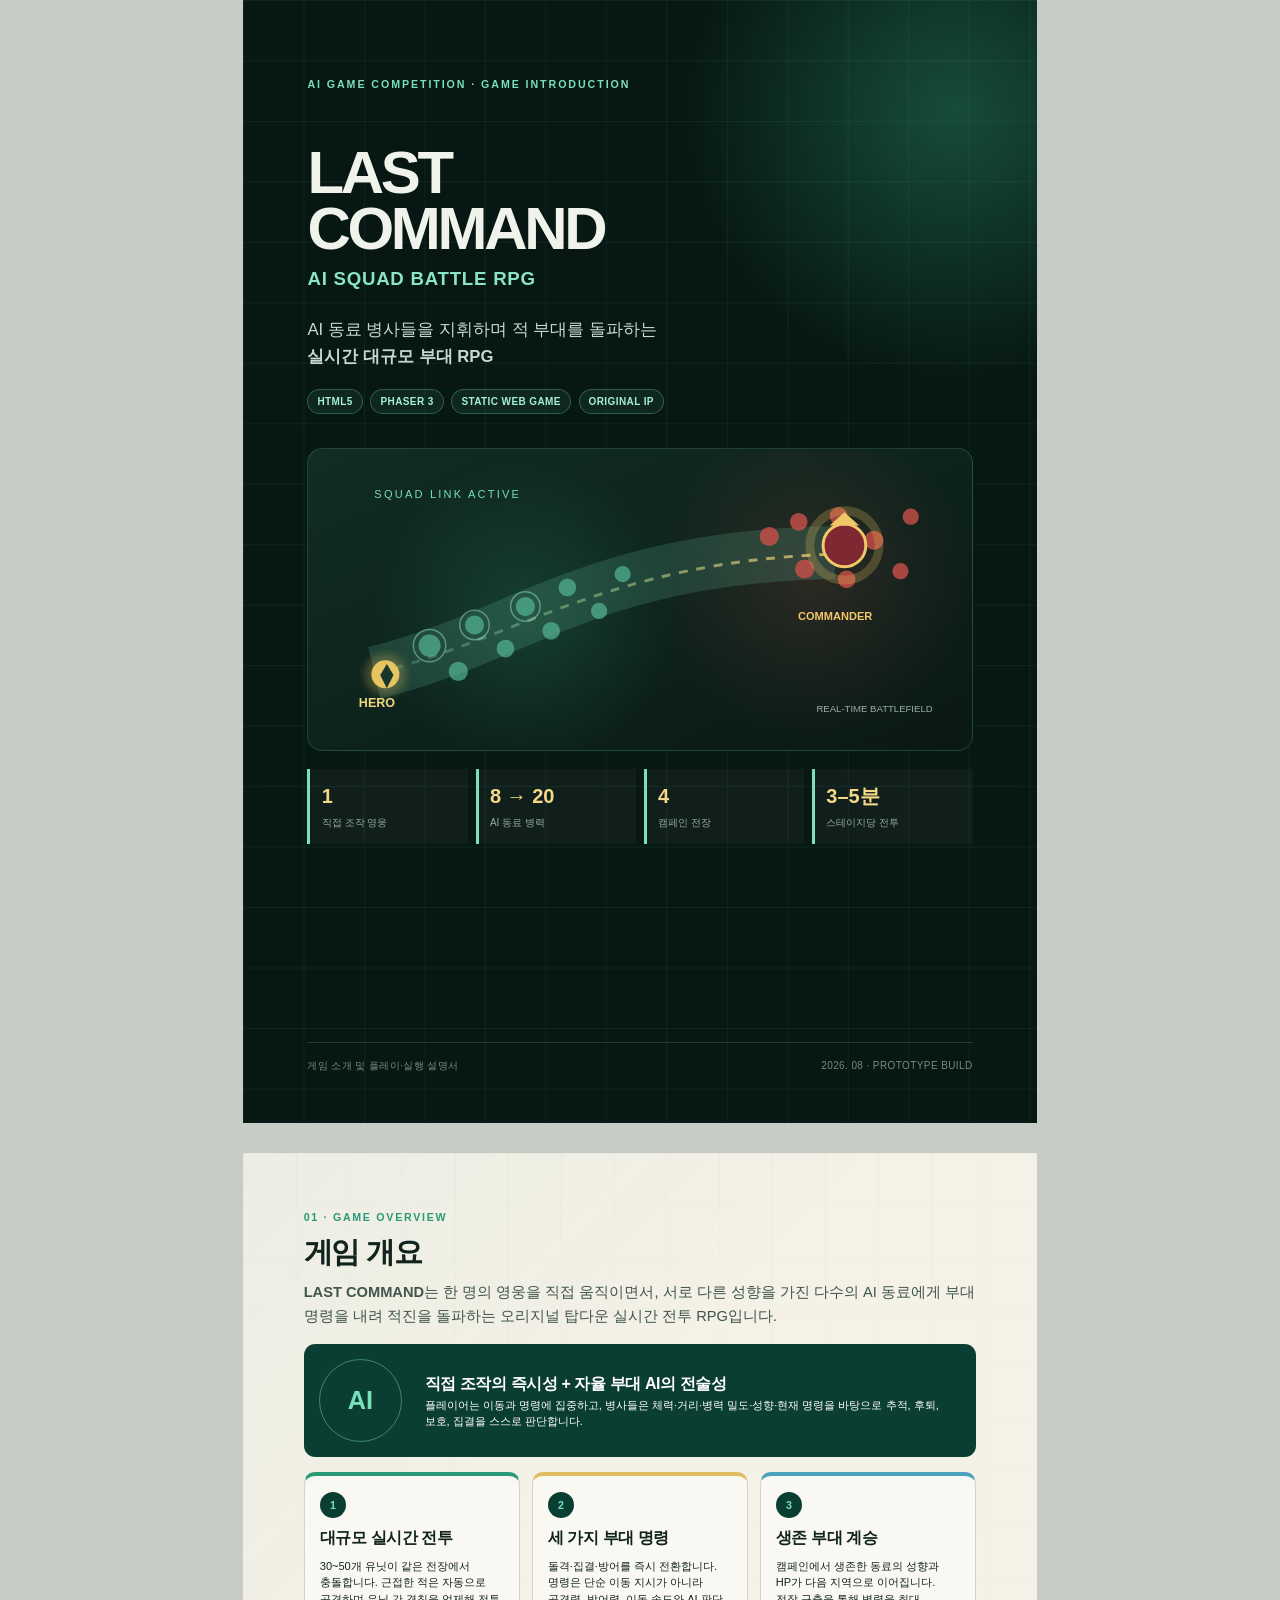
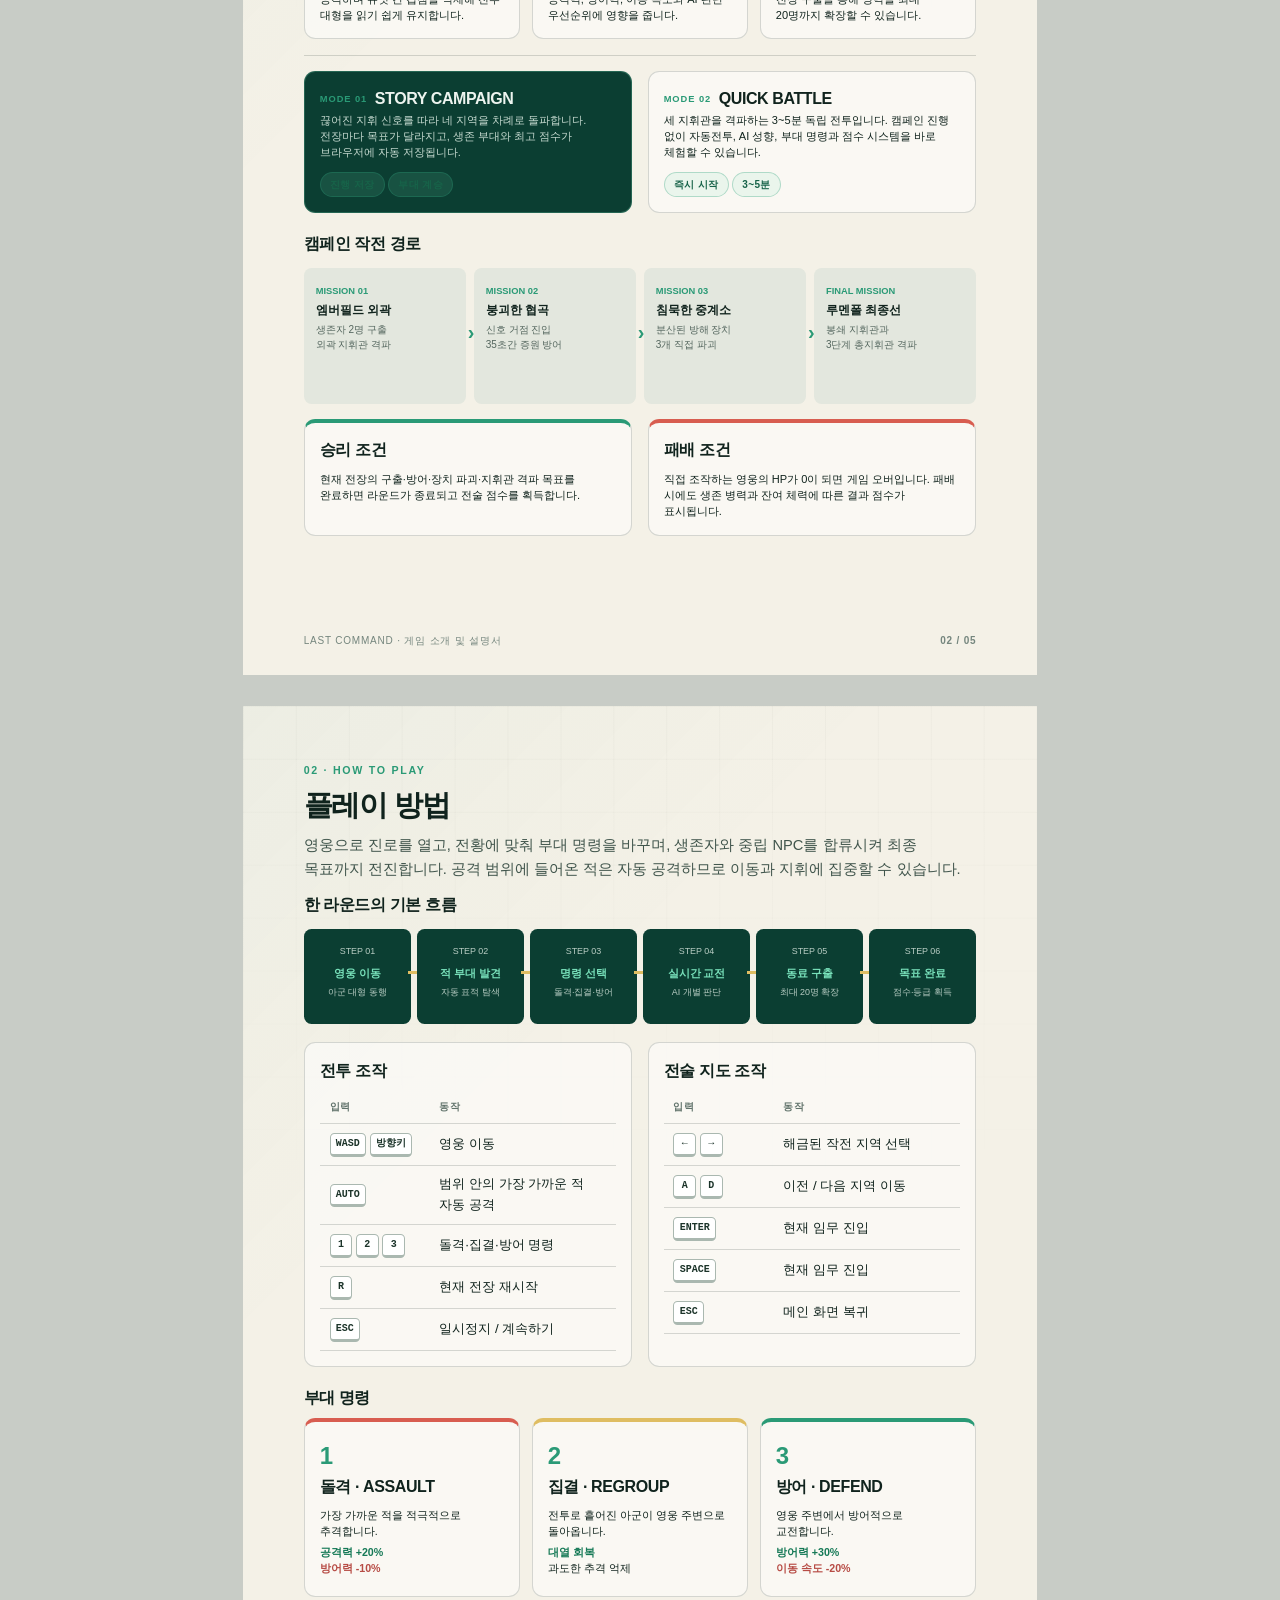
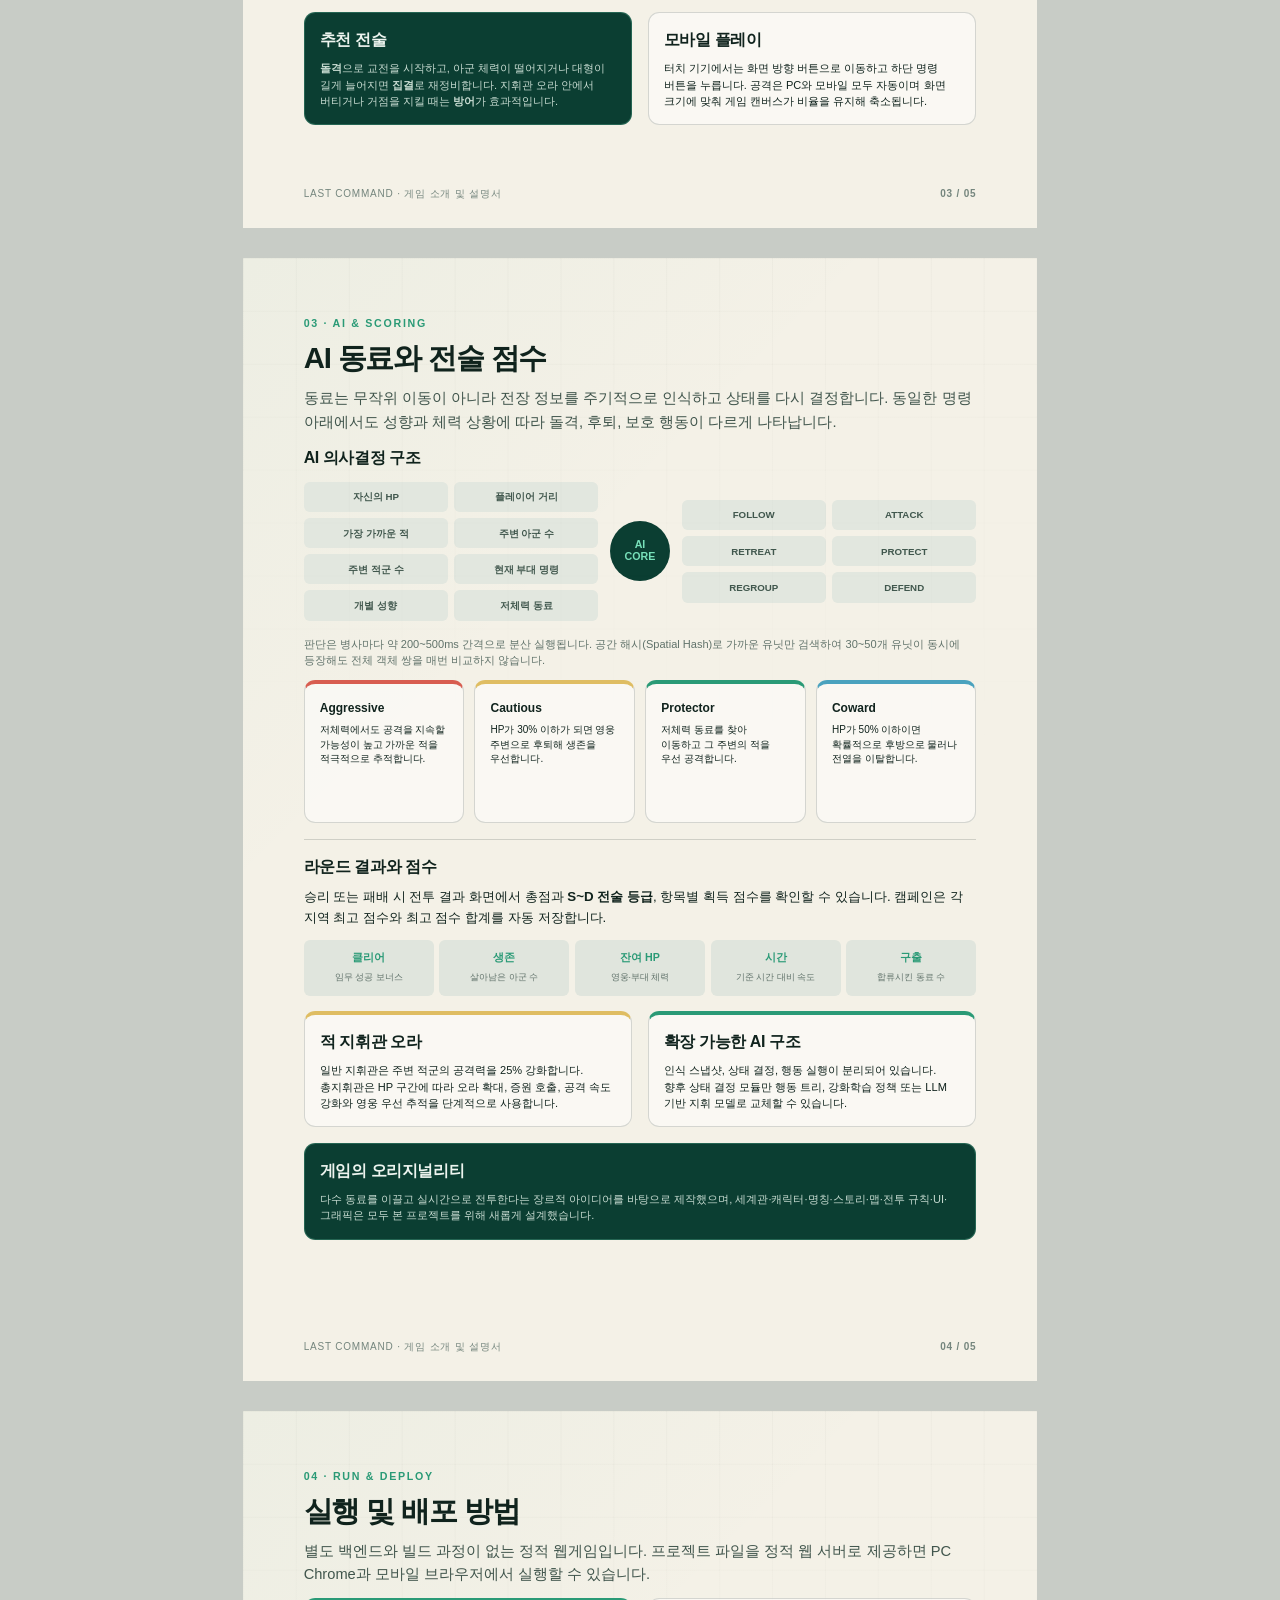
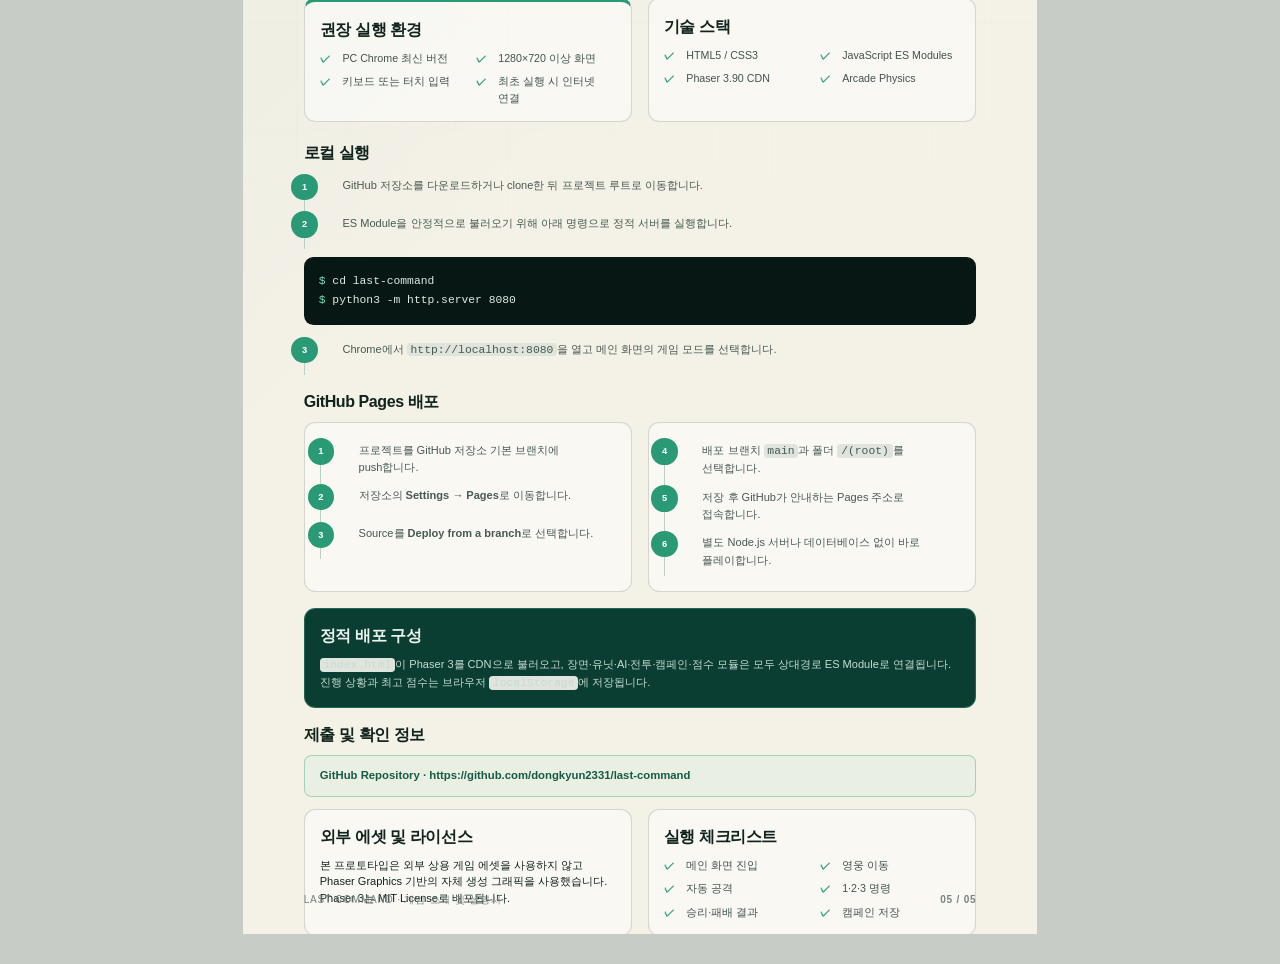
<file: docs/last-command-game-guide.html>
<!doctype html>
<html lang="ko">
<head>
  <meta charset="utf-8" />
  <meta name="viewport" content="width=device-width, initial-scale=1" />
  <title>LAST COMMAND — 게임 소개 및 설명서</title>
  <style>
    :root {
      --ink: #10231d;
      --paper: #f4f1e7;
      --paper-2: #e9eadf;
      --green: #2a9a76;
      --green-dark: #0b3e32;
      --mint: #78e0ba;
      --gold: #dfbd62;
      --red: #d85d50;
      --blue: #4aa2be;
      --muted: #61736b;
      --line: rgba(16, 35, 29, 0.16);
    }

    * { box-sizing: border-box; }
    html, body { margin: 0; padding: 0; background: #c8ccc6; }
    body {
      font-family: -apple-system, BlinkMacSystemFont, "Apple SD Gothic Neo", "Noto Sans KR", "Malgun Gothic", sans-serif;
      color: var(--ink);
      font-size: 10pt;
      line-height: 1.55;
      word-break: keep-all;
    }

    @page { size: A4 portrait; margin: 0; }
    .page {
      position: relative;
      width: 210mm;
      height: 297mm;
      margin: 0 auto 8mm;
      padding: 15mm 16mm 14mm;
      overflow: hidden;
      background:
        linear-gradient(135deg, rgba(42, 154, 118, 0.035), transparent 34%),
        var(--paper);
      page-break-after: always;
    }
    .page:last-child { page-break-after: auto; }
    .page::before {
      content: "";
      position: absolute;
      inset: 0;
      pointer-events: none;
      background-image:
        linear-gradient(rgba(16, 35, 29, 0.025) 1px, transparent 1px),
        linear-gradient(90deg, rgba(16, 35, 29, 0.025) 1px, transparent 1px);
      background-size: 14mm 14mm;
      mask-image: linear-gradient(to bottom, black, transparent 45%);
    }

    .page-number, .doc-label {
      position: absolute;
      bottom: 7mm;
      color: #75867e;
      font-size: 7.5pt;
      letter-spacing: 0.08em;
      z-index: 3;
    }
    .page-number { right: 16mm; font-weight: 700; }
    .doc-label { left: 16mm; }

    h1, h2, h3, p { margin-top: 0; }
    h2 {
      margin-bottom: 3mm;
      font-size: 22pt;
      line-height: 1.18;
      letter-spacing: -0.04em;
    }
    h3 {
      margin-bottom: 2mm;
      font-size: 12pt;
      letter-spacing: -0.025em;
    }
    p { margin-bottom: 3mm; }
    strong { font-weight: 800; }
    code {
      padding: 0.25mm 1mm;
      border-radius: 1mm;
      background: #dfe4dc;
      font-family: "SFMono-Regular", Consolas, monospace;
      font-size: 8.5pt;
    }

    .section-kicker {
      position: relative;
      z-index: 2;
      margin-bottom: 2.5mm;
      color: var(--green);
      font-size: 8pt;
      font-weight: 800;
      letter-spacing: 0.16em;
      text-transform: uppercase;
    }
    .lead {
      color: #40554c;
      font-size: 11pt;
      line-height: 1.62;
    }
    .divider { height: 1px; margin: 4mm 0; background: var(--line); }
    .grid-2 { display: grid; grid-template-columns: 1fr 1fr; gap: 4mm; }
    .grid-3 { display: grid; grid-template-columns: repeat(3, 1fr); gap: 3mm; }
    .grid-4 { display: grid; grid-template-columns: repeat(4, 1fr); gap: 2.7mm; }
    .card {
      position: relative;
      z-index: 2;
      padding: 4mm;
      border: 1px solid var(--line);
      border-radius: 3mm;
      background: rgba(255, 255, 255, 0.52);
    }
    .card.dark {
      border-color: rgba(120, 224, 186, 0.24);
      background: var(--green-dark);
      color: #edf4ef;
    }
    .card.dark p { color: #c7dbd1; }
    .card.gold { border-top: 1.3mm solid var(--gold); }
    .card.green { border-top: 1.3mm solid var(--green); }
    .card.red { border-top: 1.3mm solid var(--red); }
    .card.blue { border-top: 1.3mm solid var(--blue); }
    .tag {
      display: inline-flex;
      align-items: center;
      min-height: 6mm;
      padding: 1mm 2.4mm;
      border: 1px solid rgba(42, 154, 118, 0.3);
      border-radius: 10mm;
      background: rgba(120, 224, 186, 0.12);
      color: #176349;
      font-size: 7.5pt;
      font-weight: 800;
      letter-spacing: 0.04em;
    }
    .num {
      display: inline-grid;
      place-items: center;
      width: 7mm;
      height: 7mm;
      margin-bottom: 2mm;
      border-radius: 50%;
      background: var(--green-dark);
      color: var(--mint);
      font-size: 8pt;
      font-weight: 900;
    }
    .small { font-size: 8.3pt; line-height: 1.48; }
    .muted { color: var(--muted); }
    .no-margin { margin: 0; }

    /* Cover */
    .cover {
      padding: 0;
      background: #071713;
      color: #f0f3eb;
    }
    .cover::before {
      background-image:
        linear-gradient(rgba(120, 224, 186, 0.065) 1px, transparent 1px),
        linear-gradient(90deg, rgba(120, 224, 186, 0.065) 1px, transparent 1px);
      background-size: 16mm 16mm;
      mask-image: none;
    }
    .cover-glow {
      position: absolute;
      width: 155mm;
      height: 155mm;
      right: -55mm;
      top: -48mm;
      border-radius: 50%;
      background: radial-gradient(circle, rgba(62, 212, 160, 0.28), transparent 66%);
    }
    .cover-content {
      position: relative;
      z-index: 2;
      height: 100%;
      padding: 20mm 17mm 16mm;
    }
    .cover .eyebrow {
      color: var(--mint);
      font-size: 8pt;
      font-weight: 800;
      letter-spacing: 0.18em;
    }
    .cover h1 {
      margin: 14mm 0 2mm;
      font-size: 45pt;
      line-height: 0.94;
      letter-spacing: -0.055em;
    }
    .cover .subtitle {
      margin-bottom: 6mm;
      color: #89e5c4;
      font-size: 14pt;
      font-weight: 700;
      letter-spacing: 0.04em;
    }
    .cover .tagline {
      width: 128mm;
      color: #c8d7d0;
      font-size: 12.5pt;
      line-height: 1.6;
    }
    .cover-tags { display: flex; gap: 2mm; margin-top: 5mm; }
    .cover .tag {
      border-color: rgba(120, 224, 186, 0.3);
      background: rgba(120, 224, 186, 0.08);
      color: #a5efd4;
    }
    .battle-visual {
      position: relative;
      height: 80mm;
      margin-top: 9mm;
      border: 1px solid rgba(120, 224, 186, 0.18);
      border-radius: 4mm;
      overflow: hidden;
      background:
        radial-gradient(circle at 33% 55%, rgba(58, 181, 139, 0.18), transparent 32%),
        radial-gradient(circle at 76% 43%, rgba(216, 93, 80, 0.15), transparent 30%),
        linear-gradient(155deg, #112d24, #0a1815);
    }
    .battle-visual svg { width: 100%; height: 100%; display: block; }
    .cover-stats {
      display: grid;
      grid-template-columns: repeat(4, 1fr);
      gap: 2mm;
      margin-top: 5mm;
    }
    .cover-stat {
      padding: 3mm;
      border-left: 0.8mm solid var(--mint);
      background: rgba(255,255,255,0.035);
    }
    .cover-stat b { display: block; color: #f4d887; font-size: 15pt; }
    .cover-stat span { color: #93aaa0; font-size: 7.5pt; }
    .cover-meta {
      position: absolute;
      left: 17mm;
      right: 17mm;
      bottom: 13mm;
      display: flex;
      justify-content: space-between;
      padding-top: 4mm;
      border-top: 1px solid rgba(255,255,255,0.13);
      color: #738e82;
      font-size: 7.5pt;
      letter-spacing: 0.04em;
    }

    /* Overview */
    .concept-banner {
      display: grid;
      grid-template-columns: 24mm 1fr;
      gap: 4mm;
      align-items: center;
      margin: 4mm 0;
      padding: 4mm;
      border-radius: 3mm;
      background: var(--green-dark);
      color: white;
    }
    .concept-mark {
      display: grid;
      place-items: center;
      width: 22mm;
      height: 22mm;
      border: 1px solid rgba(120,224,186,.45);
      border-radius: 50%;
      color: var(--mint);
      font-size: 19pt;
      font-weight: 900;
    }
    .mode-title { display: flex; align-items: center; gap: 2mm; }
    .mode-title span {
      color: var(--green);
      font-size: 7pt;
      font-weight: 900;
      letter-spacing: .1em;
    }
    .stage-flow {
      display: grid;
      grid-template-columns: repeat(4, 1fr);
      gap: 2mm;
      margin-top: 3mm;
    }
    .stage {
      position: relative;
      min-height: 36mm;
      padding: 3.2mm;
      border-radius: 2mm;
      background: #e3e7de;
    }
    .stage:not(:last-child)::after {
      content: "›";
      position: absolute;
      top: 13mm;
      right: -2.2mm;
      z-index: 3;
      color: var(--green);
      font-size: 15pt;
      font-weight: 900;
    }
    .stage b { display: block; margin-bottom: 1mm; font-size: 9pt; }
    .stage em { color: var(--green); font-size: 7pt; font-style: normal; font-weight: 900; }
    .stage p { margin: 1mm 0 0; color: #54665e; font-size: 7.5pt; line-height: 1.45; }

    /* Gameplay */
    .loop {
      display: grid;
      grid-template-columns: repeat(6, 1fr);
      gap: 1.4mm;
      margin: 3mm 0 5mm;
    }
    .loop-step {
      position: relative;
      padding: 3mm 2mm;
      min-height: 25mm;
      border-radius: 2mm;
      background: var(--green-dark);
      color: white;
      text-align: center;
    }
    .loop-step:not(:last-child)::after {
      content: "";
      position: absolute;
      top: 11mm;
      right: -2.2mm;
      width: 3mm;
      height: 1mm;
      background: var(--gold);
    }
    .loop-step b { display: block; margin-top: 1mm; color: var(--mint); font-size: 8pt; }
    .loop-step span { color: #b9cdc4; font-size: 6.7pt; }
    .control-table { width: 100%; border-collapse: collapse; }
    .control-table th, .control-table td {
      padding: 2.2mm 2.6mm;
      border-bottom: 1px solid var(--line);
      text-align: left;
      vertical-align: middle;
    }
    .control-table th {
      color: var(--muted);
      font-size: 7.5pt;
      letter-spacing: 0.08em;
    }
    .control-table td:first-child { width: 37%; font-weight: 800; }
    .key {
      display: inline-block;
      min-width: 6mm;
      margin-right: 1mm;
      padding: .5mm 1.4mm;
      border: 1px solid #aab8b0;
      border-bottom-width: .8mm;
      border-radius: 1.2mm;
      background: white;
      color: #1b3329;
      font-family: "SFMono-Regular", Consolas, monospace;
      font-size: 7.5pt;
      text-align: center;
    }
    .command-card { min-height: 42mm; }
    .command-card .command-key { color: var(--green); font-size: 18pt; font-weight: 900; }
    .command-card p { margin: 1mm 0; font-size: 8pt; }
    .buff { color: #157956; font-weight: 800; }
    .debuff { color: #b74c45; font-weight: 800; }

    /* AI */
    .ai-pipeline {
      display: grid;
      grid-template-columns: 1fr 16mm 1fr;
      align-items: center;
      gap: 3mm;
      margin: 3mm 0 4mm;
    }
    .signal-list, .state-list {
      display: grid;
      grid-template-columns: repeat(2, 1fr);
      gap: 1.6mm;
    }
    .signal, .state {
      padding: 2mm;
      border-radius: 1.5mm;
      background: #e2e7df;
      color: #40574d;
      font-size: 7.3pt;
      font-weight: 700;
      text-align: center;
    }
    .ai-core {
      display: grid;
      place-items: center;
      width: 16mm;
      height: 16mm;
      border-radius: 50%;
      background: var(--green-dark);
      color: var(--mint);
      font-size: 8pt;
      font-weight: 900;
      text-align: center;
      line-height: 1.1;
    }
    .personality { min-height: 38mm; }
    .personality b { display: block; margin-bottom: 1.4mm; font-size: 9pt; }
    .personality p { margin: 0; font-size: 7.5pt; line-height: 1.48; }
    .score-line {
      display: grid;
      grid-template-columns: repeat(5, 1fr);
      gap: 1.5mm;
      margin-top: 2mm;
    }
    .score-item {
      padding: 2.5mm 1.5mm;
      border-radius: 1.6mm;
      background: #e0e5dd;
      text-align: center;
    }
    .score-item b { display: block; color: var(--green); font-size: 8pt; }
    .score-item span { color: var(--muted); font-size: 6.6pt; }

    /* Run */
    .terminal {
      margin: 2mm 0 3mm;
      padding: 4mm;
      border-radius: 2.5mm;
      background: #071713;
      color: #dcebe4;
      font-family: "SFMono-Regular", Consolas, monospace;
      font-size: 8.5pt;
      line-height: 1.7;
    }
    .terminal .prompt { color: var(--mint); }
    .steps { counter-reset: step; margin: 0; padding: 0; list-style: none; }
    .steps li {
      counter-increment: step;
      position: relative;
      min-height: 10mm;
      padding: 1mm 0 2mm 10mm;
      border-left: 1px solid #bad0c5;
      color: #465a51;
      font-size: 8.3pt;
    }
    .steps li::before {
      content: counter(step);
      position: absolute;
      left: -3.5mm;
      top: 0;
      display: grid;
      place-items: center;
      width: 7mm;
      height: 7mm;
      border-radius: 50%;
      background: var(--green);
      color: white;
      font-size: 7pt;
      font-weight: 900;
    }
    .checklist { display: grid; grid-template-columns: 1fr 1fr; gap: 1.8mm 4mm; }
    .check {
      position: relative;
      padding-left: 6mm;
      color: #40544b;
      font-size: 8pt;
    }
    .check::before {
      content: "✓";
      position: absolute;
      left: 0;
      color: var(--green);
      font-weight: 900;
    }
    .repo {
      padding: 3mm 4mm;
      border: 1px solid rgba(42,154,118,.36);
      border-radius: 2mm;
      background: rgba(120,224,186,.08);
      color: #155a43;
      font-size: 8.5pt;
      font-weight: 800;
    }

    @media print {
      html, body { background: transparent; }
      .page { margin: 0; }
    }
  </style>
</head>
<body>
  <section class="page cover">
    <div class="cover-glow"></div>
    <div class="cover-content">
      <div class="eyebrow">AI GAME COMPETITION · GAME INTRODUCTION</div>
      <h1>LAST<br />COMMAND</h1>
      <div class="subtitle">AI SQUAD BATTLE RPG</div>
      <p class="tagline">AI 동료 병사들을 지휘하며 적 부대를 돌파하는<br /><strong>실시간 대규모 부대 RPG</strong></p>
      <div class="cover-tags">
        <span class="tag">HTML5</span>
        <span class="tag">PHASER 3</span>
        <span class="tag">STATIC WEB GAME</span>
        <span class="tag">ORIGINAL IP</span>
      </div>

      <div class="battle-visual" aria-label="플레이어와 AI 부대가 적 지휘관에게 돌격하는 전술 도식">
        <svg viewBox="0 0 900 370" role="img">
          <defs>
            <linearGradient id="pathGlow" x1="0" x2="1">
              <stop offset="0" stop-color="#74e0ba" stop-opacity=".2" />
              <stop offset="1" stop-color="#f2c768" stop-opacity=".8" />
            </linearGradient>
            <filter id="glow"><feGaussianBlur stdDeviation="6" /></filter>
          </defs>
          <path d="M90 285 C280 240, 390 125, 715 122" fill="none" stroke="#76dcb8" stroke-opacity=".16" stroke-width="72" />
          <path d="M94 285 C290 235, 410 135, 710 124" fill="none" stroke="url(#pathGlow)" stroke-width="4" stroke-dasharray="12 12" />
          <g fill="#56b996" opacity=".68">
            <circle cx="165" cy="248" r="15"/><circle cx="204" cy="283" r="13"/><circle cx="226" cy="220" r="13"/>
            <circle cx="268" cy="252" r="12"/><circle cx="295" cy="195" r="13"/><circle cx="330" cy="228" r="12"/>
            <circle cx="352" cy="169" r="12"/><circle cx="395" cy="201" r="11"/><circle cx="427" cy="151" r="11"/>
          </g>
          <g fill="none" stroke="#9ff0d2" stroke-opacity=".45" stroke-width="2">
            <circle cx="165" cy="248" r="22"/><circle cx="226" cy="220" r="20"/><circle cx="295" cy="195" r="20"/>
          </g>
          <circle cx="105" cy="287" r="28" fill="#e6c45f" filter="url(#glow)" opacity=".28"/>
          <circle cx="105" cy="287" r="19" fill="#e6c45f" />
          <path d="M98 288 l9 -15 l9 15 l-9 18z" fill="#17372c" />
          <text x="69" y="332" fill="#f1d77c" font-size="17" font-weight="700">HERO</text>
          <g fill="#c64f47" opacity=".82">
            <circle cx="626" cy="100" r="13"/><circle cx="666" cy="80" r="12"/><circle cx="674" cy="144" r="13"/>
            <circle cx="720" cy="72" r="12"/><circle cx="731" cy="158" r="12"/><circle cx="768" cy="105" r="13"/>
            <circle cx="804" cy="147" r="11"/><circle cx="818" cy="73" r="11"/>
          </g>
          <circle cx="728" cy="112" r="47" fill="none" stroke="#efc45e" stroke-opacity=".24" stroke-width="12"/>
          <circle cx="728" cy="112" r="29" fill="#7e2931" stroke="#f0c868" stroke-width="4" />
          <path d="M708 85 l20 -18 l20 18" fill="#f0c868" />
          <text x="665" y="213" fill="#f1c767" font-size="15" font-weight="700">COMMANDER</text>
          <text x="90" y="48" fill="#76dcb8" font-size="15" letter-spacing="3">SQUAD LINK ACTIVE</text>
          <text x="690" y="338" fill="#9bb0a7" font-size="13">REAL-TIME BATTLEFIELD</text>
        </svg>
      </div>

      <div class="cover-stats">
        <div class="cover-stat"><b>1</b><span>직접 조작 영웅</span></div>
        <div class="cover-stat"><b>8 → 20</b><span>AI 동료 병력</span></div>
        <div class="cover-stat"><b>4</b><span>캠페인 전장</span></div>
        <div class="cover-stat"><b>3–5분</b><span>스테이지당 전투</span></div>
      </div>

      <div class="cover-meta">
        <span>게임 소개 및 플레이·실행 설명서</span>
        <span>2026. 08 · PROTOTYPE BUILD</span>
      </div>
    </div>
  </section>

  <section class="page">
    <div class="section-kicker">01 · GAME OVERVIEW</div>
    <h2>게임 개요</h2>
    <p class="lead"><strong>LAST COMMAND</strong>는 한 명의 영웅을 직접 움직이면서, 서로 다른 성향을 가진 다수의 AI 동료에게 부대 명령을 내려 적진을 돌파하는 오리지널 탑다운 실시간 전투 RPG입니다.</p>

    <div class="concept-banner">
      <div class="concept-mark">AI</div>
      <div>
        <h3 class="no-margin">직접 조작의 즉시성 + 자율 부대 AI의 전술성</h3>
        <p class="small no-margin">플레이어는 이동과 명령에 집중하고, 병사들은 체력·거리·병력 밀도·성향·현재 명령을 바탕으로 추적, 후퇴, 보호, 집결을 스스로 판단합니다.</p>
      </div>
    </div>

    <div class="grid-3">
      <div class="card green">
        <span class="num">1</span>
        <h3>대규모 실시간 전투</h3>
        <p class="small no-margin">30~50개 유닛이 같은 전장에서 충돌합니다. 근접한 적은 자동으로 공격하며 유닛 간 겹침을 억제해 전투 대형을 읽기 쉽게 유지합니다.</p>
      </div>
      <div class="card gold">
        <span class="num">2</span>
        <h3>세 가지 부대 명령</h3>
        <p class="small no-margin">돌격·집결·방어를 즉시 전환합니다. 명령은 단순 이동 지시가 아니라 공격력, 방어력, 이동 속도와 AI 판단 우선순위에 영향을 줍니다.</p>
      </div>
      <div class="card blue">
        <span class="num">3</span>
        <h3>생존 부대 계승</h3>
        <p class="small no-margin">캠페인에서 생존한 동료의 성향과 HP가 다음 지역으로 이어집니다. 전장 구출을 통해 병력을 최대 20명까지 확장할 수 있습니다.</p>
      </div>
    </div>

    <div class="divider"></div>
    <div class="grid-2">
      <div class="card dark">
        <div class="mode-title"><span>MODE 01</span><h3 class="no-margin">STORY CAMPAIGN</h3></div>
        <p class="small">끊어진 지휘 신호를 따라 네 지역을 차례로 돌파합니다. 전장마다 목표가 달라지고, 생존 부대와 최고 점수가 브라우저에 자동 저장됩니다.</p>
        <span class="tag">진행 저장</span> <span class="tag">부대 계승</span>
      </div>
      <div class="card">
        <div class="mode-title"><span>MODE 02</span><h3 class="no-margin">QUICK BATTLE</h3></div>
        <p class="small">세 지휘관을 격파하는 3~5분 독립 전투입니다. 캠페인 진행 없이 자동전투, AI 성향, 부대 명령과 점수 시스템을 바로 체험할 수 있습니다.</p>
        <span class="tag">즉시 시작</span> <span class="tag">3~5분</span>
      </div>
    </div>

    <h3 style="margin-top:5mm;">캠페인 작전 경로</h3>
    <div class="stage-flow">
      <div class="stage"><em>MISSION 01</em><b>엠버필드 외곽</b><p>생존자 2명 구출<br />외곽 지휘관 격파</p></div>
      <div class="stage"><em>MISSION 02</em><b>붕괴한 협곡</b><p>신호 거점 진입<br />35초간 증원 방어</p></div>
      <div class="stage"><em>MISSION 03</em><b>침묵한 중계소</b><p>분산된 방해 장치<br />3개 직접 파괴</p></div>
      <div class="stage"><em>FINAL MISSION</em><b>루멘폴 최종선</b><p>봉쇄 지휘관과<br />3단계 총지휘관 격파</p></div>
    </div>

    <div class="grid-2" style="margin-top:4mm;">
      <div class="card green"><h3>승리 조건</h3><p class="small no-margin">현재 전장의 구출·방어·장치 파괴·지휘관 격파 목표를 완료하면 라운드가 종료되고 전술 점수를 획득합니다.</p></div>
      <div class="card red"><h3>패배 조건</h3><p class="small no-margin">직접 조작하는 영웅의 HP가 0이 되면 게임 오버입니다. 패배 시에도 생존 병력과 잔여 체력에 따른 결과 점수가 표시됩니다.</p></div>
    </div>

    <span class="doc-label">LAST COMMAND · 게임 소개 및 설명서</span><span class="page-number">02 / 05</span>
  </section>

  <section class="page">
    <div class="section-kicker">02 · HOW TO PLAY</div>
    <h2>플레이 방법</h2>
    <p class="lead">영웅으로 진로를 열고, 전황에 맞춰 부대 명령을 바꾸며, 생존자와 중립 NPC를 합류시켜 최종 목표까지 전진합니다. 공격 범위에 들어온 적은 자동 공격하므로 이동과 지휘에 집중할 수 있습니다.</p>

    <h3>한 라운드의 기본 흐름</h3>
    <div class="loop">
      <div class="loop-step"><span>STEP 01</span><b>영웅 이동</b><span>아군 대형 동행</span></div>
      <div class="loop-step"><span>STEP 02</span><b>적 부대 발견</b><span>자동 표적 탐색</span></div>
      <div class="loop-step"><span>STEP 03</span><b>명령 선택</b><span>돌격·집결·방어</span></div>
      <div class="loop-step"><span>STEP 04</span><b>실시간 교전</b><span>AI 개별 판단</span></div>
      <div class="loop-step"><span>STEP 05</span><b>동료 구출</b><span>최대 20명 확장</span></div>
      <div class="loop-step"><span>STEP 06</span><b>목표 완료</b><span>점수·등급 획득</span></div>
    </div>

    <div class="grid-2">
      <div class="card">
        <h3>전투 조작</h3>
        <table class="control-table">
          <thead><tr><th>입력</th><th>동작</th></tr></thead>
          <tbody>
            <tr><td><span class="key">WASD</span><span class="key">방향키</span></td><td>영웅 이동</td></tr>
            <tr><td><span class="key">AUTO</span></td><td>범위 안의 가장 가까운 적 자동 공격</td></tr>
            <tr><td><span class="key">1</span><span class="key">2</span><span class="key">3</span></td><td>돌격·집결·방어 명령</td></tr>
            <tr><td><span class="key">R</span></td><td>현재 전장 재시작</td></tr>
            <tr><td><span class="key">ESC</span></td><td>일시정지 / 계속하기</td></tr>
          </tbody>
        </table>
      </div>
      <div class="card">
        <h3>전술 지도 조작</h3>
        <table class="control-table">
          <thead><tr><th>입력</th><th>동작</th></tr></thead>
          <tbody>
            <tr><td><span class="key">←</span><span class="key">→</span></td><td>해금된 작전 지역 선택</td></tr>
            <tr><td><span class="key">A</span><span class="key">D</span></td><td>이전 / 다음 지역 이동</td></tr>
            <tr><td><span class="key">ENTER</span></td><td>현재 임무 진입</td></tr>
            <tr><td><span class="key">SPACE</span></td><td>현재 임무 진입</td></tr>
            <tr><td><span class="key">ESC</span></td><td>메인 화면 복귀</td></tr>
          </tbody>
        </table>
      </div>
    </div>

    <h3 style="margin-top:5mm;">부대 명령</h3>
    <div class="grid-3">
      <div class="card command-card red">
        <div class="command-key">1</div><h3>돌격 · ASSAULT</h3>
        <p>가장 가까운 적을 적극적으로 추격합니다.</p>
        <p><span class="buff">공격력 +20%</span><br /><span class="debuff">방어력 -10%</span></p>
      </div>
      <div class="card command-card gold">
        <div class="command-key">2</div><h3>집결 · REGROUP</h3>
        <p>전투로 흩어진 아군이 영웅 주변으로 돌아옵니다.</p>
        <p><span class="buff">대열 회복</span><br />과도한 추격 억제</p>
      </div>
      <div class="card command-card green">
        <div class="command-key">3</div><h3>방어 · DEFEND</h3>
        <p>영웅 주변에서 방어적으로 교전합니다.</p>
        <p><span class="buff">방어력 +30%</span><br /><span class="debuff">이동 속도 -20%</span></p>
      </div>
    </div>

    <div class="grid-2" style="margin-top:4mm;">
      <div class="card dark">
        <h3>추천 전술</h3>
        <p class="small no-margin"><strong>돌격</strong>으로 교전을 시작하고, 아군 체력이 떨어지거나 대형이 길게 늘어지면 <strong>집결</strong>로 재정비합니다. 지휘관 오라 안에서 버티거나 거점을 지킬 때는 <strong>방어</strong>가 효과적입니다.</p>
      </div>
      <div class="card">
        <h3>모바일 플레이</h3>
        <p class="small no-margin">터치 기기에서는 화면 방향 버튼으로 이동하고 하단 명령 버튼을 누릅니다. 공격은 PC와 모바일 모두 자동이며 화면 크기에 맞춰 게임 캔버스가 비율을 유지해 축소됩니다.</p>
      </div>
    </div>

    <span class="doc-label">LAST COMMAND · 게임 소개 및 설명서</span><span class="page-number">03 / 05</span>
  </section>

  <section class="page">
    <div class="section-kicker">03 · AI &amp; SCORING</div>
    <h2>AI 동료와 전술 점수</h2>
    <p class="lead">동료는 무작위 이동이 아니라 전장 정보를 주기적으로 인식하고 상태를 다시 결정합니다. 동일한 명령 아래에서도 성향과 체력 상황에 따라 돌격, 후퇴, 보호 행동이 다르게 나타납니다.</p>

    <h3>AI 의사결정 구조</h3>
    <div class="ai-pipeline">
      <div class="signal-list">
        <div class="signal">자신의 HP</div><div class="signal">플레이어 거리</div>
        <div class="signal">가장 가까운 적</div><div class="signal">주변 아군 수</div>
        <div class="signal">주변 적군 수</div><div class="signal">현재 부대 명령</div>
        <div class="signal">개별 성향</div><div class="signal">저체력 동료</div>
      </div>
      <div class="ai-core">AI<br />CORE</div>
      <div class="state-list">
        <div class="state">FOLLOW</div><div class="state">ATTACK</div>
        <div class="state">RETREAT</div><div class="state">PROTECT</div>
        <div class="state">REGROUP</div><div class="state">DEFEND</div>
      </div>
    </div>
    <p class="small muted">판단은 병사마다 약 200~500ms 간격으로 분산 실행됩니다. 공간 해시(Spatial Hash)로 가까운 유닛만 검색하여 30~50개 유닛이 동시에 등장해도 전체 객체 쌍을 매번 비교하지 않습니다.</p>

    <div class="grid-4">
      <div class="card personality red"><b>Aggressive</b><p>저체력에서도 공격을 지속할 가능성이 높고 가까운 적을 적극적으로 추적합니다.</p></div>
      <div class="card personality gold"><b>Cautious</b><p>HP가 30% 이하가 되면 영웅 주변으로 후퇴해 생존을 우선합니다.</p></div>
      <div class="card personality green"><b>Protector</b><p>저체력 동료를 찾아 이동하고 그 주변의 적을 우선 공격합니다.</p></div>
      <div class="card personality blue"><b>Coward</b><p>HP가 50% 이하이면 확률적으로 후방으로 물러나 전열을 이탈합니다.</p></div>
    </div>

    <div class="divider"></div>
    <h3>라운드 결과와 점수</h3>
    <p>승리 또는 패배 시 전투 결과 화면에서 총점과 <strong>S~D 전술 등급</strong>, 항목별 획득 점수를 확인할 수 있습니다. 캠페인은 각 지역 최고 점수와 최고 점수 합계를 자동 저장합니다.</p>
    <div class="score-line">
      <div class="score-item"><b>클리어</b><span>임무 성공 보너스</span></div>
      <div class="score-item"><b>생존</b><span>살아남은 아군 수</span></div>
      <div class="score-item"><b>잔여 HP</b><span>영웅·부대 체력</span></div>
      <div class="score-item"><b>시간</b><span>기준 시간 대비 속도</span></div>
      <div class="score-item"><b>구출</b><span>합류시킨 동료 수</span></div>
    </div>

    <div class="grid-2" style="margin-top:4mm;">
      <div class="card gold">
        <h3>적 지휘관 오라</h3>
        <p class="small no-margin">일반 지휘관은 주변 적군의 공격력을 25% 강화합니다. 총지휘관은 HP 구간에 따라 오라 확대, 증원 호출, 공격 속도 강화와 영웅 우선 추적을 단계적으로 사용합니다.</p>
      </div>
      <div class="card green">
        <h3>확장 가능한 AI 구조</h3>
        <p class="small no-margin">인식 스냅샷, 상태 결정, 행동 실행이 분리되어 있습니다. 향후 상태 결정 모듈만 행동 트리, 강화학습 정책 또는 LLM 기반 지휘 모델로 교체할 수 있습니다.</p>
      </div>
    </div>

    <div class="card dark" style="margin-top:4mm;">
      <h3>게임의 오리지널리티</h3>
      <p class="small no-margin">다수 동료를 이끌고 실시간으로 전투한다는 장르적 아이디어를 바탕으로 제작했으며, 세계관·캐릭터·명칭·스토리·맵·전투 규칙·UI·그래픽은 모두 본 프로젝트를 위해 새롭게 설계했습니다.</p>
    </div>

    <span class="doc-label">LAST COMMAND · 게임 소개 및 설명서</span><span class="page-number">04 / 05</span>
  </section>

  <section class="page">
    <div class="section-kicker">04 · RUN &amp; DEPLOY</div>
    <h2>실행 및 배포 방법</h2>
    <p class="lead">별도 백엔드와 빌드 과정이 없는 정적 웹게임입니다. 프로젝트 파일을 정적 웹 서버로 제공하면 PC Chrome과 모바일 브라우저에서 실행할 수 있습니다.</p>

    <div class="grid-2">
      <div class="card green">
        <h3>권장 실행 환경</h3>
        <div class="checklist">
          <div class="check">PC Chrome 최신 버전</div>
          <div class="check">1280×720 이상 화면</div>
          <div class="check">키보드 또는 터치 입력</div>
          <div class="check">최초 실행 시 인터넷 연결</div>
        </div>
      </div>
      <div class="card">
        <h3>기술 스택</h3>
        <div class="checklist">
          <div class="check">HTML5 / CSS3</div>
          <div class="check">JavaScript ES Modules</div>
          <div class="check">Phaser 3.90 CDN</div>
          <div class="check">Arcade Physics</div>
        </div>
      </div>
    </div>

    <h3 style="margin-top:5mm;">로컬 실행</h3>
    <ol class="steps">
      <li>GitHub 저장소를 다운로드하거나 clone한 뒤 프로젝트 루트로 이동합니다.</li>
      <li>ES Module을 안정적으로 불러오기 위해 아래 명령으로 정적 서버를 실행합니다.</li>
    </ol>
    <div class="terminal"><span class="prompt">$</span> cd last-command<br /><span class="prompt">$</span> python3 -m http.server 8080</div>
    <ol class="steps" start="3" style="counter-reset:step 2;">
      <li>Chrome에서 <code>http://localhost:8080</code>을 열고 메인 화면의 게임 모드를 선택합니다.</li>
    </ol>

    <h3 style="margin-top:4mm;">GitHub Pages 배포</h3>
    <div class="grid-2">
      <div class="card">
        <ol class="steps">
          <li>프로젝트를 GitHub 저장소 기본 브랜치에 push합니다.</li>
          <li>저장소의 <strong>Settings → Pages</strong>로 이동합니다.</li>
          <li>Source를 <strong>Deploy from a branch</strong>로 선택합니다.</li>
        </ol>
      </div>
      <div class="card">
        <ol class="steps" style="counter-reset:step 3;">
          <li>배포 브랜치 <code>main</code>과 폴더 <code>/(root)</code>를 선택합니다.</li>
          <li>저장 후 GitHub가 안내하는 Pages 주소로 접속합니다.</li>
          <li>별도 Node.js 서버나 데이터베이스 없이 바로 플레이합니다.</li>
        </ol>
      </div>
    </div>

    <div class="card dark" style="margin-top:4mm;">
      <h3>정적 배포 구성</h3>
      <p class="small no-margin"><code>index.html</code>이 Phaser 3를 CDN으로 불러오고, 장면·유닛·AI·전투·캠페인·점수 모듈은 모두 상대경로 ES Module로 연결됩니다. 진행 상황과 최고 점수는 브라우저 <code>localStorage</code>에 저장됩니다.</p>
    </div>

    <h3 style="margin-top:4mm;">제출 및 확인 정보</h3>
    <div class="repo">GitHub Repository · https://github.com/dongkyun2331/last-command</div>
    <div class="grid-2" style="margin-top:3mm;">
      <div class="card">
        <h3>외부 에셋 및 라이선스</h3>
        <p class="small no-margin">본 프로토타입은 외부 상용 게임 에셋을 사용하지 않고 Phaser Graphics 기반의 자체 생성 그래픽을 사용했습니다. Phaser 3는 MIT License로 배포됩니다.</p>
      </div>
      <div class="card">
        <h3>실행 체크리스트</h3>
        <div class="checklist">
          <div class="check">메인 화면 진입</div><div class="check">영웅 이동</div>
          <div class="check">자동 공격</div><div class="check">1·2·3 명령</div>
          <div class="check">승리·패배 결과</div><div class="check">캠페인 저장</div>
        </div>
      </div>
    </div>

    <span class="doc-label">LAST COMMAND · 게임 소개 및 설명서</span><span class="page-number">05 / 05</span>
  </section>
</body>
</html>
</file>
